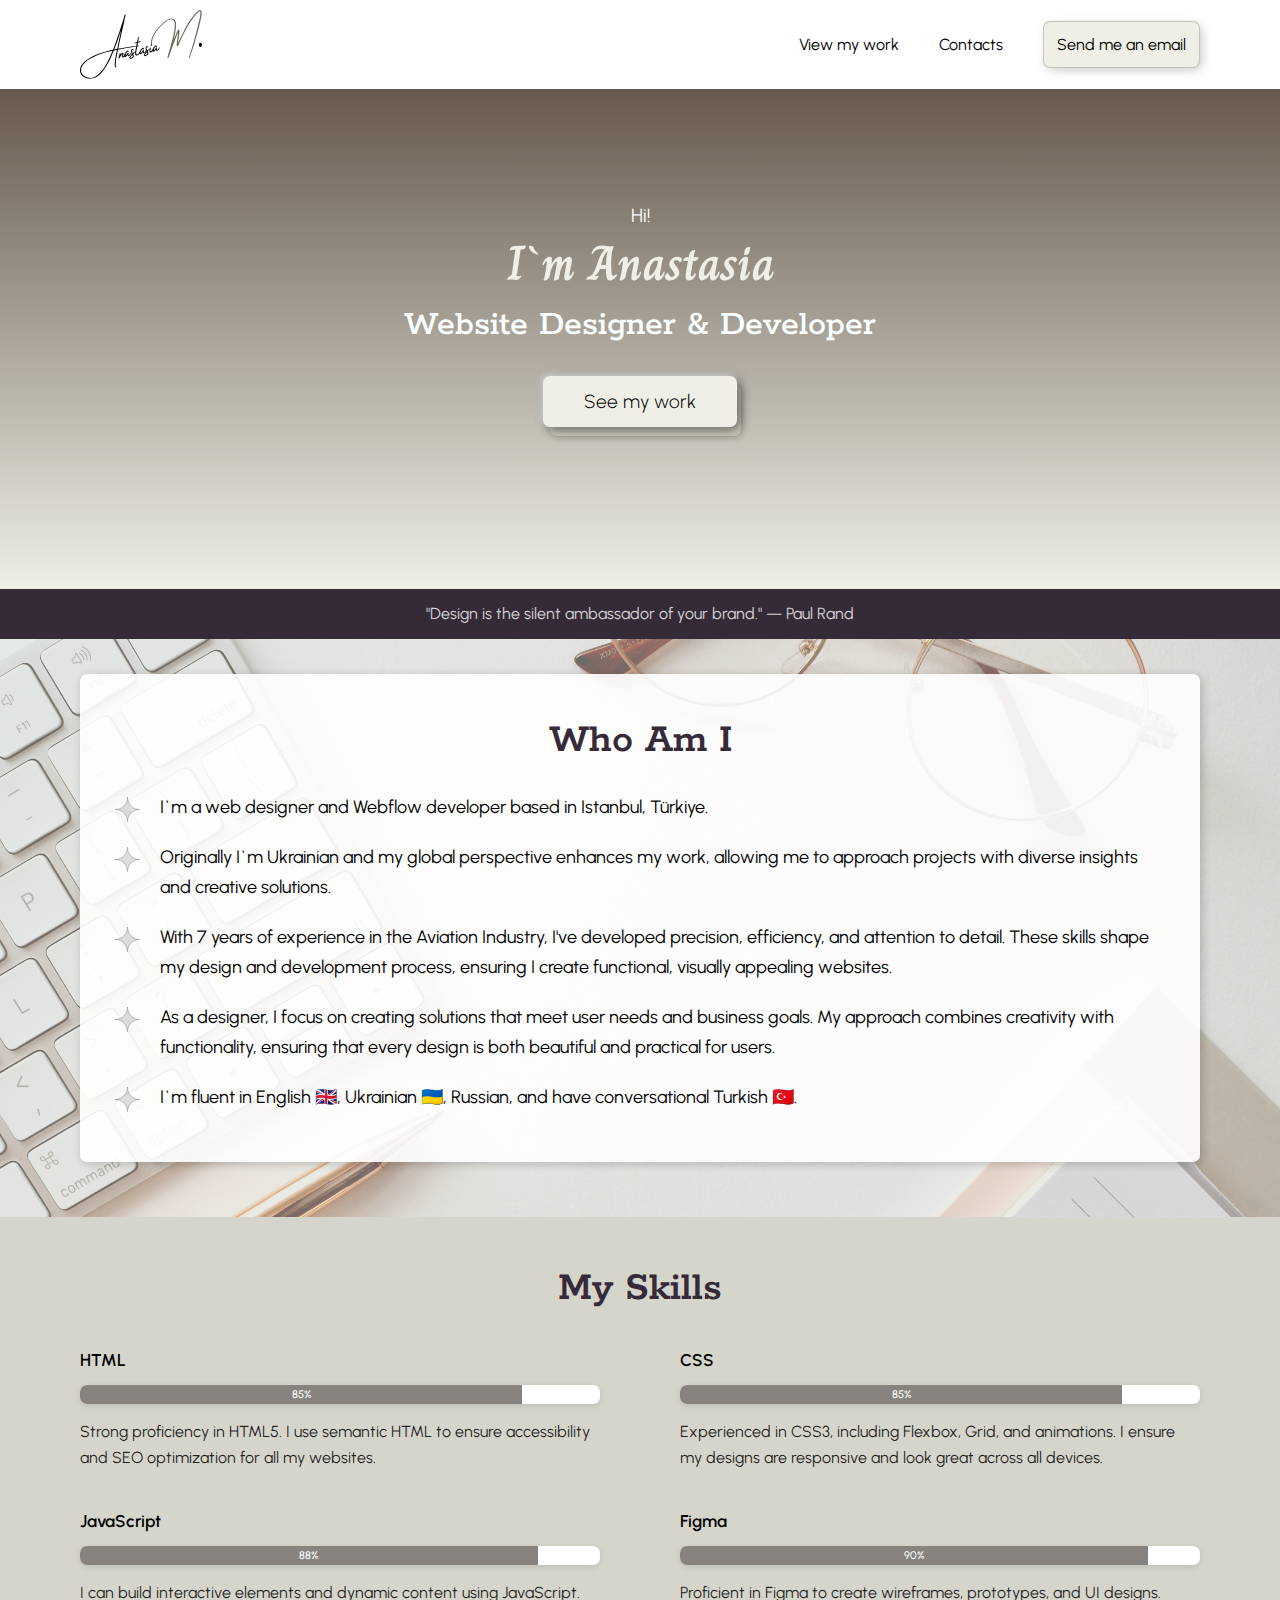
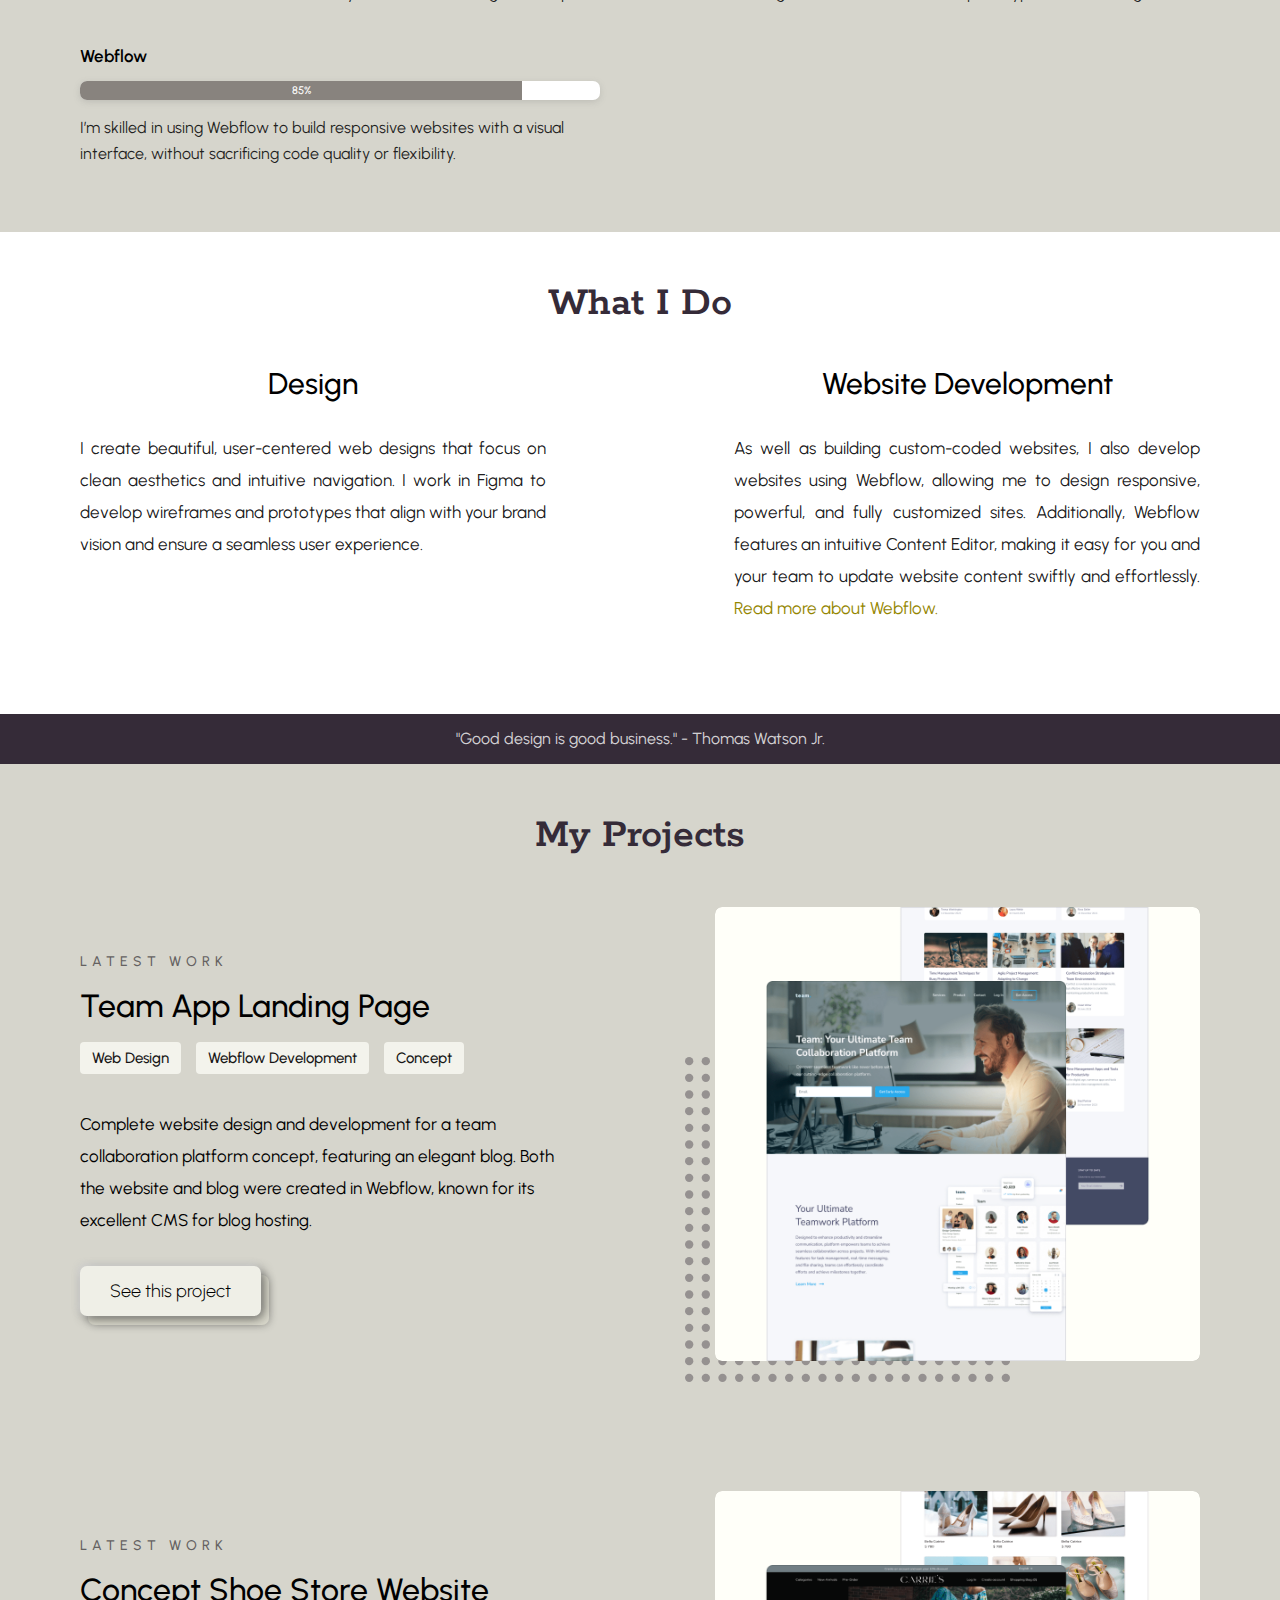
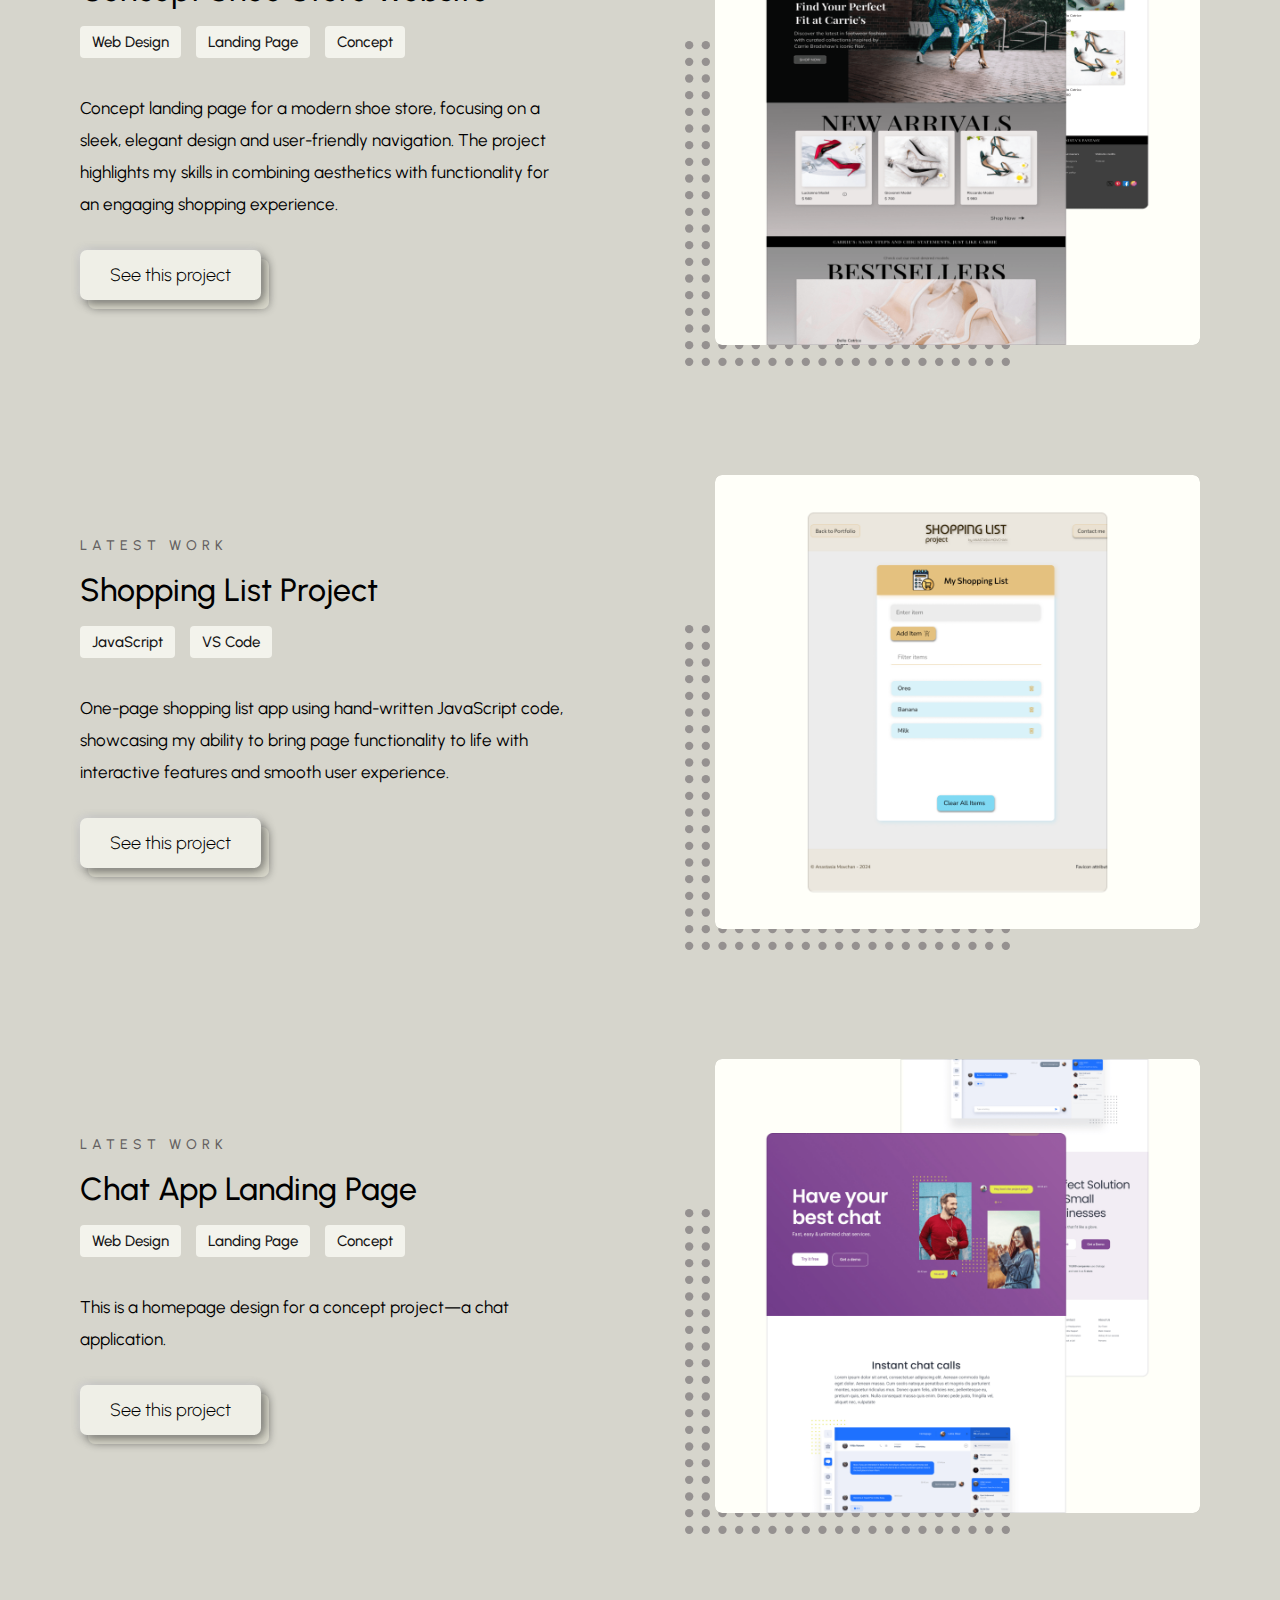
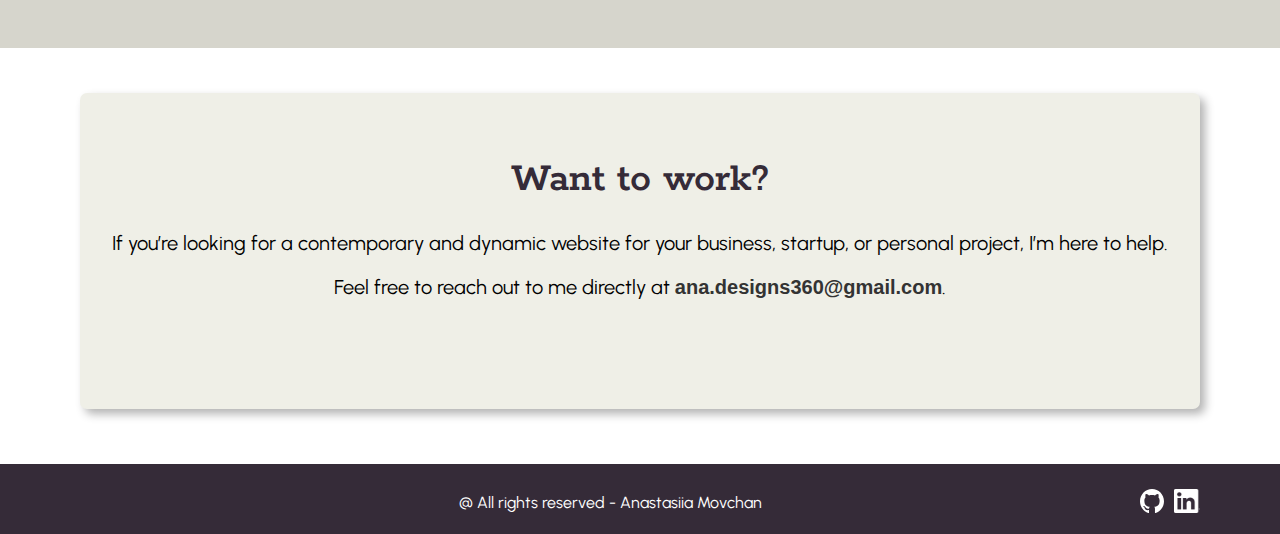
<file: index.html>
<!DOCTYPE html>
<html>
    <head>
        <meta charset="UTF-8">
        <meta name="viewport" content="width=device-width, initial-scale = 1.0">
        <meta name="description" content="Hi! I`m Anastasia and this is my portfolio website with the example of my projects.">
        <meta name="author" content="Anastasiia Movchan">
        <meta http-equiv="X-UA-Compatible" content="IE=edge">

        <title>Portfolio Website - Anastasia M.</title>

        <link rel="stylesheet" href="CSS/style.css">
        <link rel="icon" href="images/Favicon.png"> 

        <meta property="og:title" content="Portfolio Website - Anastasia M.">
        <meta property="og:image" content="https://dl.dropboxusercontent.com/scl/fi/8fqj1tqnxxjgd97nui6lb/Hero-Section-Group.png?rlkey=c9ad1ecckd6y8ycm53kvp9ic9&st=izs6pie9"> 

        <!--Urbanist Font-->
        <link rel="preconnect" href="https://fonts.googleapis.com">
        <link rel="preconnect" href="https://fonts.gstatic.com" crossorigin>
        <link href="https://fonts.googleapis.com/css2?family=Urbanist:ital,wght@0,100..900;1,100..900&display=swap" rel="stylesheet">
        <!--/Urbanist-->

        <!--Rokkit Font-->
        <link rel="preconnect" href="https://fonts.googleapis.com">
        <link rel="preconnect" href="https://fonts.gstatic.com" crossorigin>
        <link href="https://fonts.googleapis.com/css2?family=Rokkitt:ital,wght@0,100..900;1,100..900&display=swap" rel="stylesheet">
        <!--/Rokkit-->

        <!--Charm Font-->
        <link rel="preconnect" href="https://fonts.googleapis.com">
        <link rel="preconnect" href="https://fonts.gstatic.com" crossorigin>
        <link href="https://fonts.googleapis.com/css2?family=Charm:wght@400;700&display=swap" rel="stylesheet">
        <!--/Charm-->

        <!--Noto Color Emoji Font-->
        <link rel="preconnect" href="https://fonts.googleapis.com">
        <link rel="preconnect" href="https://fonts.gstatic.com" crossorigin>
        <link href="https://fonts.googleapis.com/css2?family=Noto+Color+Emoji&display=swap" rel="stylesheet">
        <!--/Noto Color Emoji Font-->

    </head>

    <body>
        <header>
            <div class="container nav">

                <a href="index.html"><img src="images/LOGO.svg" alt="Logo" id="logo" class="logo" ></a>

                <nav>
                    <div class="hamburger-menu">
                        <button class="hamburger-button">
                            <span></span>
                            <span></span>
                            <span></span>
                        </button>
                        
                            <div class="mobile-links">
                                <a href="#my-projects" class="mob-link">View my work</a>
                                <a href="#contacts" class="mob-link">Contacts</a>
                                <button class="mob-email-btn" onclick="openEmail()">Send me an email</button>
                            </div>
                        </div>
                    <div class="menu">
                        <a href="#my-projects" class="nav-link">View my work</a>
                        <a href="#contacts" class="nav-link">Contacts</a>
                        <button class="email-btn" onclick="openEmail()">Send me an email</button>
                    <div>
                </nav>
            </div><!--/container-->
        </header>

        <section class="hero">
            <div class="container">
                <p>Hi!</p>
                <h1>I`m Anastasia</h1>
                <div class="heading-hero">
                    <div class="underline-hero animate"></div>
                    <h3>Website Designer & Developer</h3>
                </div>
                
                <div class="small-1">
                    <div class="underline-small-1 animate"></div>
                    <h3>Website Designer &</h3>
                </div>
                <div class="small-2">
                    <div class="underline-small-2 animate"></div>
                    <h3>Developer</h3>
                </div>

                <div class="button-container">
                    <div class="button-shape"></div>
                    <button id="hero-button">See my work</button>
                </div>
            </div><!--/container-->
        </section><!--/hero-->

        <div class="divider">
            <div class="container"><p class="quote animate">"Design is the silent ambassador of your brand." — Paul Rand</p></div><!--/container-->
        </div>

        <section class="about-me">
            <div class="container">
               
                <div class="about-group">
                    <div class="underline">
                        <div class="underline-dark animate"></div>
                        <h2>Who Am I</h2>
                    </div>
                   
                    <div class="about-point">
                        <p>I`m a web designer and Webflow developer based in Istanbul, Türkiye.</p>
                    </div>
                    <div class="about-point">
                       <p>Originally I`m Ukrainian and my global perspective enhances my work, allowing me to approach projects with diverse insights and creative solutions.</p>
                    </div>
                    <div class="about-point">
                       <p>With 7 years of experience in the Aviation Industry, I've developed precision, efficiency, and attention to detail. These skills shape my design and development process, ensuring I create functional, visually appealing websites.</p>
                    </div>
                    <div class="about-point">
                        <p>As a designer, I focus on creating solutions that meet user needs and business goals. My approach combines creativity with functionality, ensuring that every design is both beautiful and practical for users.</p>
                    </div>
                    <div class="about-point">
                        <p>I`m fluent in English 🇬🇧, Ukrainian 🇺🇦, Russian, and have conversational Turkish 🇹🇷.</p>
                    </div>
                    
                </div><!--/about-group-->
                
            </div><!--/container-->
        </section><!--/about-me-->

        <section class="my-skills dark">
            <div class="container">
                <div class="underline">
                    <div class="underline-light animate"></div>
                    <h2>My Skills</h2>
                </div>

                <div class="skills-container">
                    <div class="skill">
                        <h4>HTML</h4>
                        <div class="skill-line">
                            <div class="progress-bar html animate">85%</div>
                        </div>
                        <p>Strong proficiency in HTML5. I use semantic HTML to ensure accessibility and SEO optimization for all my websites.</p>
                    </div>
                    <div class="skill">
                        <h4>CSS</h4>
                        <div class="skill-line">
                            <div class="progress-bar css animate">85%</div>
                        </div>
                        <p>Experienced in CSS3, including Flexbox, Grid, and animations. I ensure my designs are responsive and look great across all devices.</p>
                    </div>
                    <div class="skill">
                        <h4>JavaScript</h4>
                        <div class="skill-line">
                            <div class="progress-bar javascript animate">88%</div>
                        </div>
                        <p>I can build interactive elements and dynamic content using JavaScript.</p>
                    </div>
                    <div class="skill">
                        <h4>Figma</h4>
                        <div class="skill-line">
                            <div class="progress-bar figma animate">90%</div>
                        </div>
                        <p>Proficient in Figma to create wireframes, prototypes, and UI designs.</p>
                    </div>
                    <div class="skill">
                        <h4>Webflow</h4>
                        <div class="skill-line">
                            <div class="progress-bar webflow animate">85%</div>
                        </div>
                        <p>I’m skilled in using Webflow to build responsive websites with a visual interface, without sacrificing code quality or flexibility.</p>
                    </div>
                </div>
            </div><!--/container-->
        </section><!--/my-skills-->

        <section class="what-i-do">
            <div class="container">
                <div class="underline">
                    <div class="underline-dark animate"></div>
                    <h2>What I Do</h2>
                </div>

                <div class="do-group">
                    <div class="col">
                        <h3>Design</h3>
                        <p>I create beautiful, user-centered web designs that focus on clean aesthetics and intuitive navigation. I work in Figma to develop wireframes and prototypes that align with your brand vision and ensure a seamless user experience.</p>
                    </div>
                    <div class="col">
                        <h3>Website Development</h3>
                        <p>As well as building custom-coded websites, I also develop websites using Webflow, allowing me to design responsive, powerful, and fully customized sites. Additionally, Webflow features an intuitive Content Editor, making it easy for you and your team to update website content swiftly and effortlessly. <a href="https://webflow.com/platform" target="_blank" rel="noreferrer noopener">Read more about Webflow.</a></p>
                    </div>
                </div>
            </div><!--/container-->
        </section><!--/what-i-do-->

        <div class="divider">
            <div class="container"><p class="quote animate">"Good design is good business." - Thomas Watson Jr.</p></div><!--/container-->
        </div>

        <section class="my-projects dark" id="my-projects">
            <div class="container">
                <div class="underline">
                    <div class="underline-light animate"></div>
                    <h2>My Projects</h2>
                </div>

                <div class="project">
                    <div class="left-col">
                        <p class="latest-work">LATEST WORK</p>
                        <h4>Team App Landing Page</h4>
                        <div class="tags">
                            <p class="tag">Web Design</p>
                            <p class="tag">Webflow Development</p>
                            <p class="tag">Concept</p>
                        </div>
                        <p class="explanation">Complete website design and development for a team collaboration platform concept, featuring an elegant blog. Both the website and blog were created in Webflow, known for its excellent CMS for blog hosting.</p>
                        <div class="button-container-project">
                            <div class="button-shape-project"></div>
                            <button id="team-project-button">See this project</button>
                        </div>
                    </div>
                    <div class="right-col">
                        <img src="images/Circles.svg" alt="Circles" class="circles">
                        <div class="zoom"><a href="teamproject.html" target="_blank" rel="noreferrer noopener"><img src="images/Team-min.png" alt="Team project photo" class="main"></a></div>

                    </div>
                </div>

                <div class="project">
                    <div class="left-col">
                        <p class="latest-work">LATEST WORK</p>
                        <h4>Concept Shoe Store Website</h4>
                        <div class="tags">
                            <p class="tag">Web Design</p>
                            <p class="tag">Landing Page</p>
                            <p class="tag">Concept</p>
                        </div>
                        <p class="explanation">Concept landing page for a modern shoe store, focusing on a sleek, elegant design and user-friendly navigation. The project highlights my skills in combining aesthetics with functionality for an engaging shopping experience.</p>
                        <div class="button-container-project">
                            <div class="button-shape-project"></div>
                            <button id="shoe-store-button">See this project</button>
                        </div>
                    </div>
                    <div class="right-col">
                        <img src="images/Circles.svg" alt="Circles" class="circles">
                        <div class="zoom"><a href="shoestore.html" target="_blank" rel="noreferrer noopener"><img src="images/shoes-min.png" alt="Shoes Store project photo" class="main"></a></div>

                    </div>
                </div>

                <div class="project">
                    <div class="left-col">
                        <p class="latest-work">LATEST WORK</p>
                        <h4>Shopping List Project</h4>
                        <div class="tags">
                            <p class="tag">JavaScript</p>
                            <p class="tag">VS Code</p>
                        </div>
                        <p class="explanation">One-page shopping list app using hand-written JavaScript code, showcasing my ability to bring page functionality to life with interactive features and smooth user experience.</p>
                        <div class="button-container-project">
                            <div class="button-shape-project"></div>
                            <button id="shopping-list-button">See this project</button>
                        </div>
                    </div>
                    <div class="right-col">
                        <img src="images/Circles.svg" alt="Circles" class="circles">
                        <div class="zoom"><a href="shoppinglist.html" target="_blank" rel="noreferrer noopener"><img src="images/shopping-list-min.png" alt="Shopping List project photo" class="main"></a></div>

                    </div>
                </div>

                <div class="project">
                    <div class="left-col">
                        <p class="latest-work">LATEST WORK</p>
                        <h4>Chat App Landing Page</h4>
                        <div class="tags">
                            <p class="tag">Web Design</p>
                            <p class="tag">Landing Page</p>
                            <p class="tag">Concept</p>
                        </div>
                        <p class="explanation">This is a homepage design for a concept project—a chat application. </p>
                        <div class="button-container-project">
                            <div class="button-shape-project"></div>
                            <button id="chat-app-button">See this project</button>
                        </div>
                    </div>
                    <div class="right-col">
                        <img src="images/Circles.svg" alt="Circles" class="circles">
                        <div class="zoom"><a href="chatapp.html" target="_blank" rel="noreferrer noopener"><img src="images/chat-app-min.png" alt="Chat app project photo" class="main"></a></div>

                    </div>
                </div>
                
            </div><!--/container-->
        </section><!--/my-projects-->

        <section class="want-to-work" id="contacts">
            <div class="container last-container">
                <div class="last">
                        <div class="underline">
                            <div class="underline-dark animate"></div>
                            <h2>Want to work?</h2>
                        </div>
    
                        <p>If you’re looking for a contemporary and dynamic website for your business, startup, or personal project, I’m here to help. Feel free to reach out to me directly at <button class="email" onclick="openEmail()">ana.designs360@gmail.com</button>.</p>
                </div>
                
            </div><!--/container-->
        </section><!--/want-to-work-->

        <div class="round-btn">
            <button id="round-btn"><img src="images/arrow-btn.svg" alt="arrow" class="arrow"></button>
        </div>


        <footer>
            <div class="container">
                <div class="footer-flex">
                    <p>@ All rights reserved - Anastasiia Movchan</p>
                    
                    <div class="logos">
                        <a href="https://github.com/anastasiagungor" target="_blank" rel="noreferrer noopener" class="social-logo"><img src="images/github.svg" alt="Github logo"></a>
                        <a href="https://www.linkedin.com/in/anastasiia-movchan-a21a78235/" target="_blank" rel="noreferrer noopener" class="social-logo" ><img src="images/linkedin.svg" alt="LinkedIn Logo"></a>
                    </div>
                    
                </div>
            </div><!--/container-->
        </footer>
        


        <script defer src="JS/script.js"></script>        
    </body>
</html>
</file>
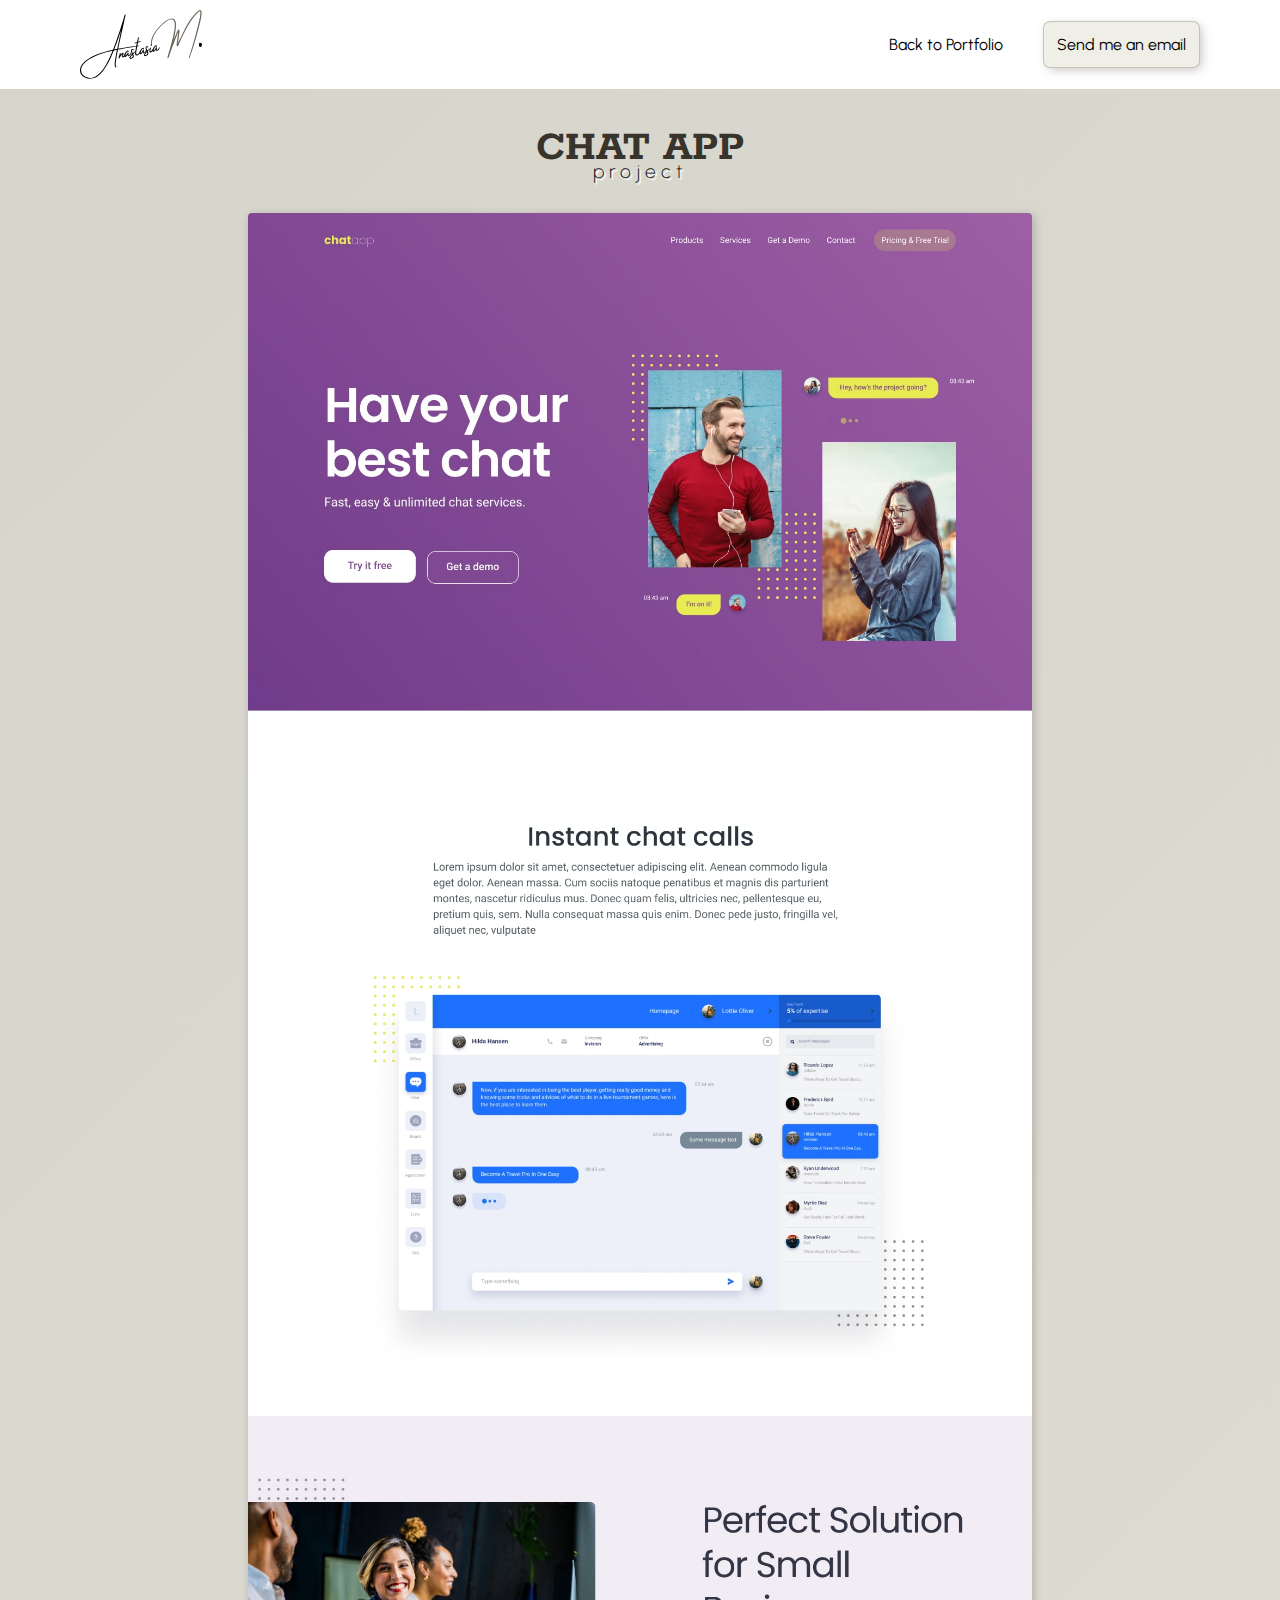
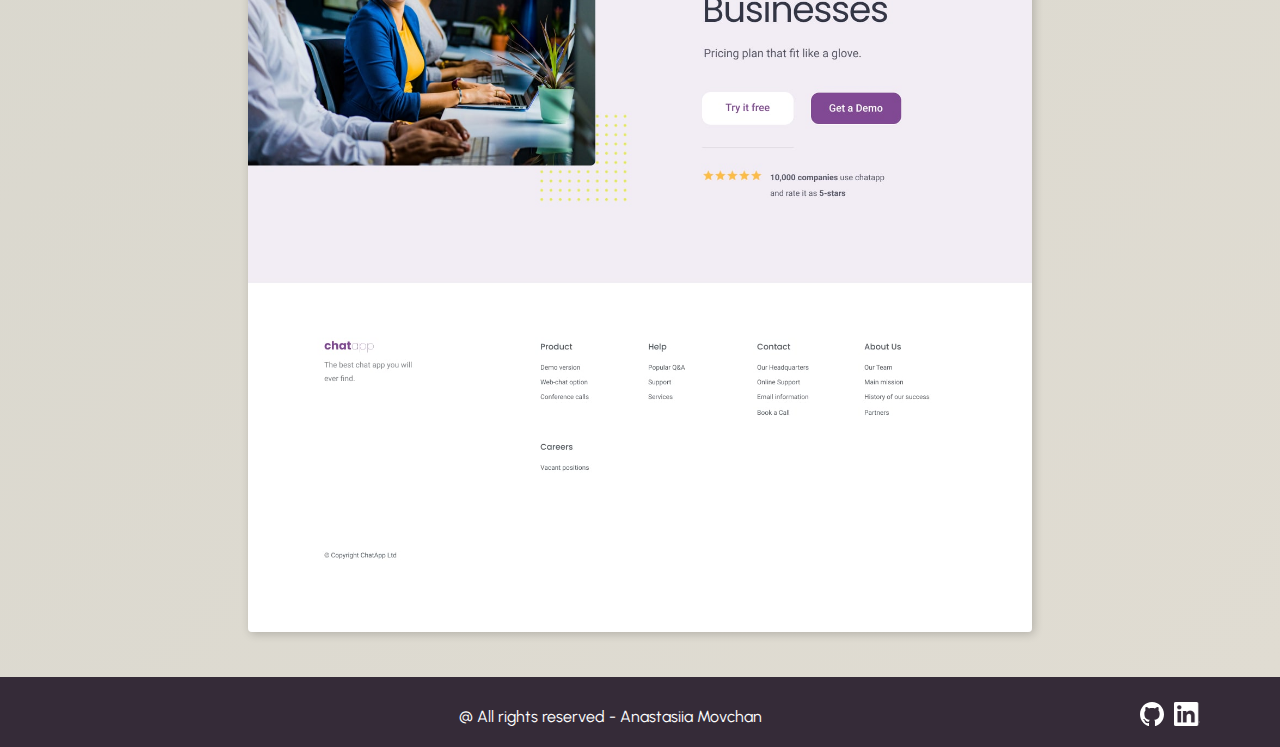
<file: chatapp.html>
<!DOCTYPE html>
<html>
    <head>
        <meta charset="UTF-8">
        <meta name="viewport" content="width=device-width, initial-scale = 1.0">
        <meta name="description" content="Hi! I`m Anastasia and this is my portfolio website with the example of my projects.">
        <meta name="author" content="Anastasiia Movchan">
        <meta http-equiv="X-UA-Compatible" content="IE=edge">

        <title>Portfolio Website - Anastasia M.</title>

        <link rel="stylesheet" href="CSS/chatapp.css">
        <link rel="stylesheet" href="CSS/projects basic css.css">
        <link rel="icon" href="images/Favicon.png"> 

        <meta property="og:title" content="Portfolio Website - Anastasia M.">
        <meta property="og:image" content="https://dl.dropboxusercontent.com/scl/fi/8fqj1tqnxxjgd97nui6lb/Hero-Section-Group.png?rlkey=c9ad1ecckd6y8ycm53kvp9ic9&st=izs6pie9"> 

        <!--Urbanist Font-->
        <link rel="preconnect" href="https://fonts.googleapis.com">
        <link rel="preconnect" href="https://fonts.gstatic.com" crossorigin>
        <link href="https://fonts.googleapis.com/css2?family=Urbanist:ital,wght@0,100..900;1,100..900&display=swap" rel="stylesheet">
        <!--/Urbanist-->

        <!--Rokkit Font-->
        <link rel="preconnect" href="https://fonts.googleapis.com">
        <link rel="preconnect" href="https://fonts.gstatic.com" crossorigin>
        <link href="https://fonts.googleapis.com/css2?family=Rokkitt:ital,wght@0,100..900;1,100..900&display=swap" rel="stylesheet">
        <!--/Rokkit-->

        <!--Charm Font-->
        <link rel="preconnect" href="https://fonts.googleapis.com">
        <link rel="preconnect" href="https://fonts.gstatic.com" crossorigin>
        <link href="https://fonts.googleapis.com/css2?family=Charm:wght@400;700&display=swap" rel="stylesheet">
        <!--/Charm-->

        <!--Noto Color Emoji Font-->
        <link rel="preconnect" href="https://fonts.googleapis.com">
        <link rel="preconnect" href="https://fonts.gstatic.com" crossorigin>
        <link href="https://fonts.googleapis.com/css2?family=Noto+Color+Emoji&display=swap" rel="stylesheet">
        <!--/Noto Color Emoji Font-->

    </head>

    <body>
        <header>
            <div class="container nav">

                <a href="index.html"><img src="images/LOGO.svg" alt="Logo" id="logo" class="logo" ></a>

                <nav>
                    <div class="hamburger-menu">
                        <button class="hamburger-button">
                            <span></span>
                            <span></span>
                            <span></span>
                        </button>
                        
                            <div class="mobile-links">
                                <a href="index.html" class="mob-link">Back to Portfolio</a>
                                <button class="mob-email-btn" onclick="openEmail()">Send me an email</button>
                            </div>
                        </div>
                    <div class="menu">
                        <a href="index.html" class="nav-link">Back to Portfolio</a>
                        <button class="email-btn" onclick="openEmail()">Send me an email</button>
                    <div>
                </nav>
            </div><!--/container-->
        </header>

        <main class="dark">
            <div class="container">

                <h1>CHAT APP</h1>
                <p class="mono">project</p>
               
                <div class="chat-image">
                    <img src="images/Chat App/Your Design-min.jpg" alt="Design photo" class="design">
                </div>

                
        </main>

        

        <div class="round-btn">
            <button id="round-btn"><img src="images/arrow-btn.svg" alt="arrow"></button>
        </div>


        <footer>
            <div class="container">
                <div class="footer-flex">
                    <!-- <a href=""><img src="images/LOGO-white.svg"></a> -->
                    <p>@ All rights reserved - Anastasiia Movchan</p>
                    <div class="logos">
                        <a href="https://github.com/anastasiagungor" target="_blank" rel="noreferrer noopener" class="social-logo"><img src="images/github.svg" alt="Github logo"></a>
                        <a href="https://www.linkedin.com/in/anastasiia-movchan-a21a78235/" target="_blank" rel="noreferrer noopener" class="social-logo"><img src="images/linkedin.svg" alt="LinkedIn Logo"></a>
                    </div>
                </div>
            </div><!--/container-->
        </footer>
        


        <script defer src="JS/script.js"></script>        
    </body>
</html>
</file>
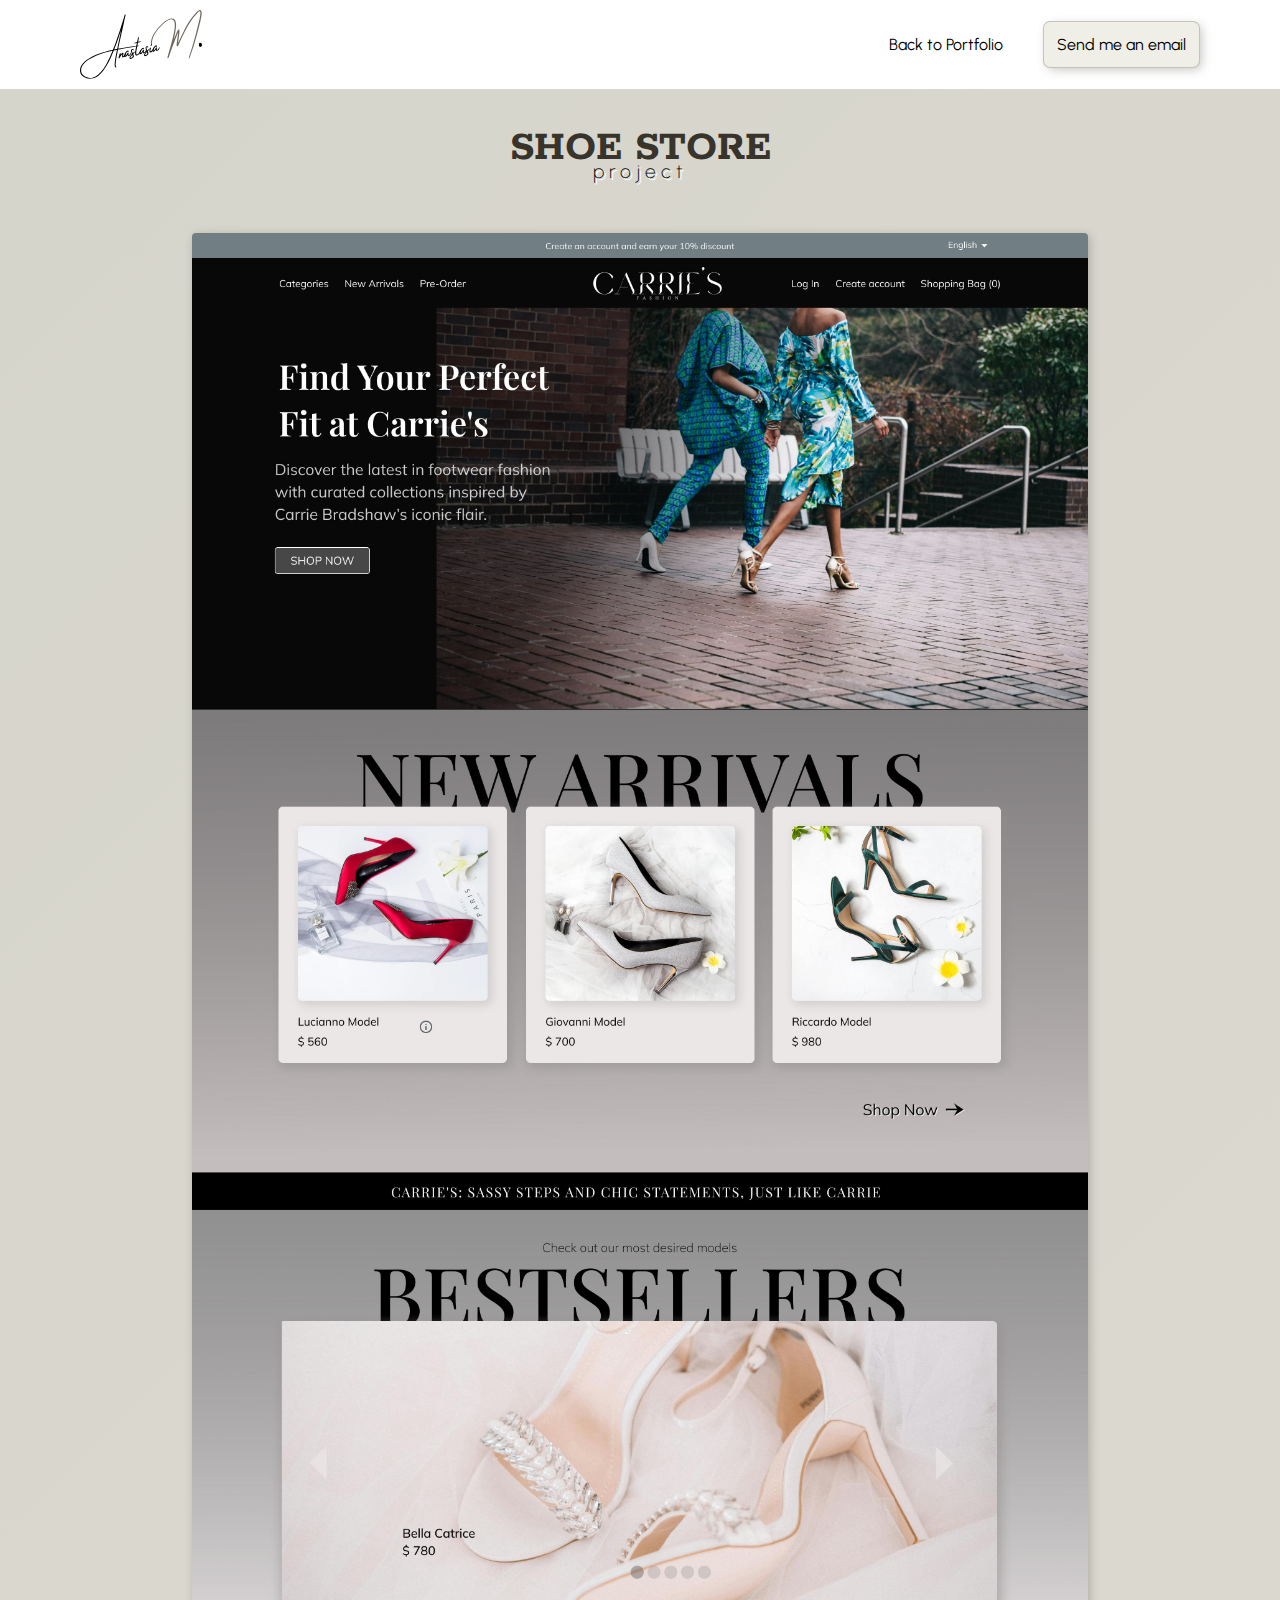
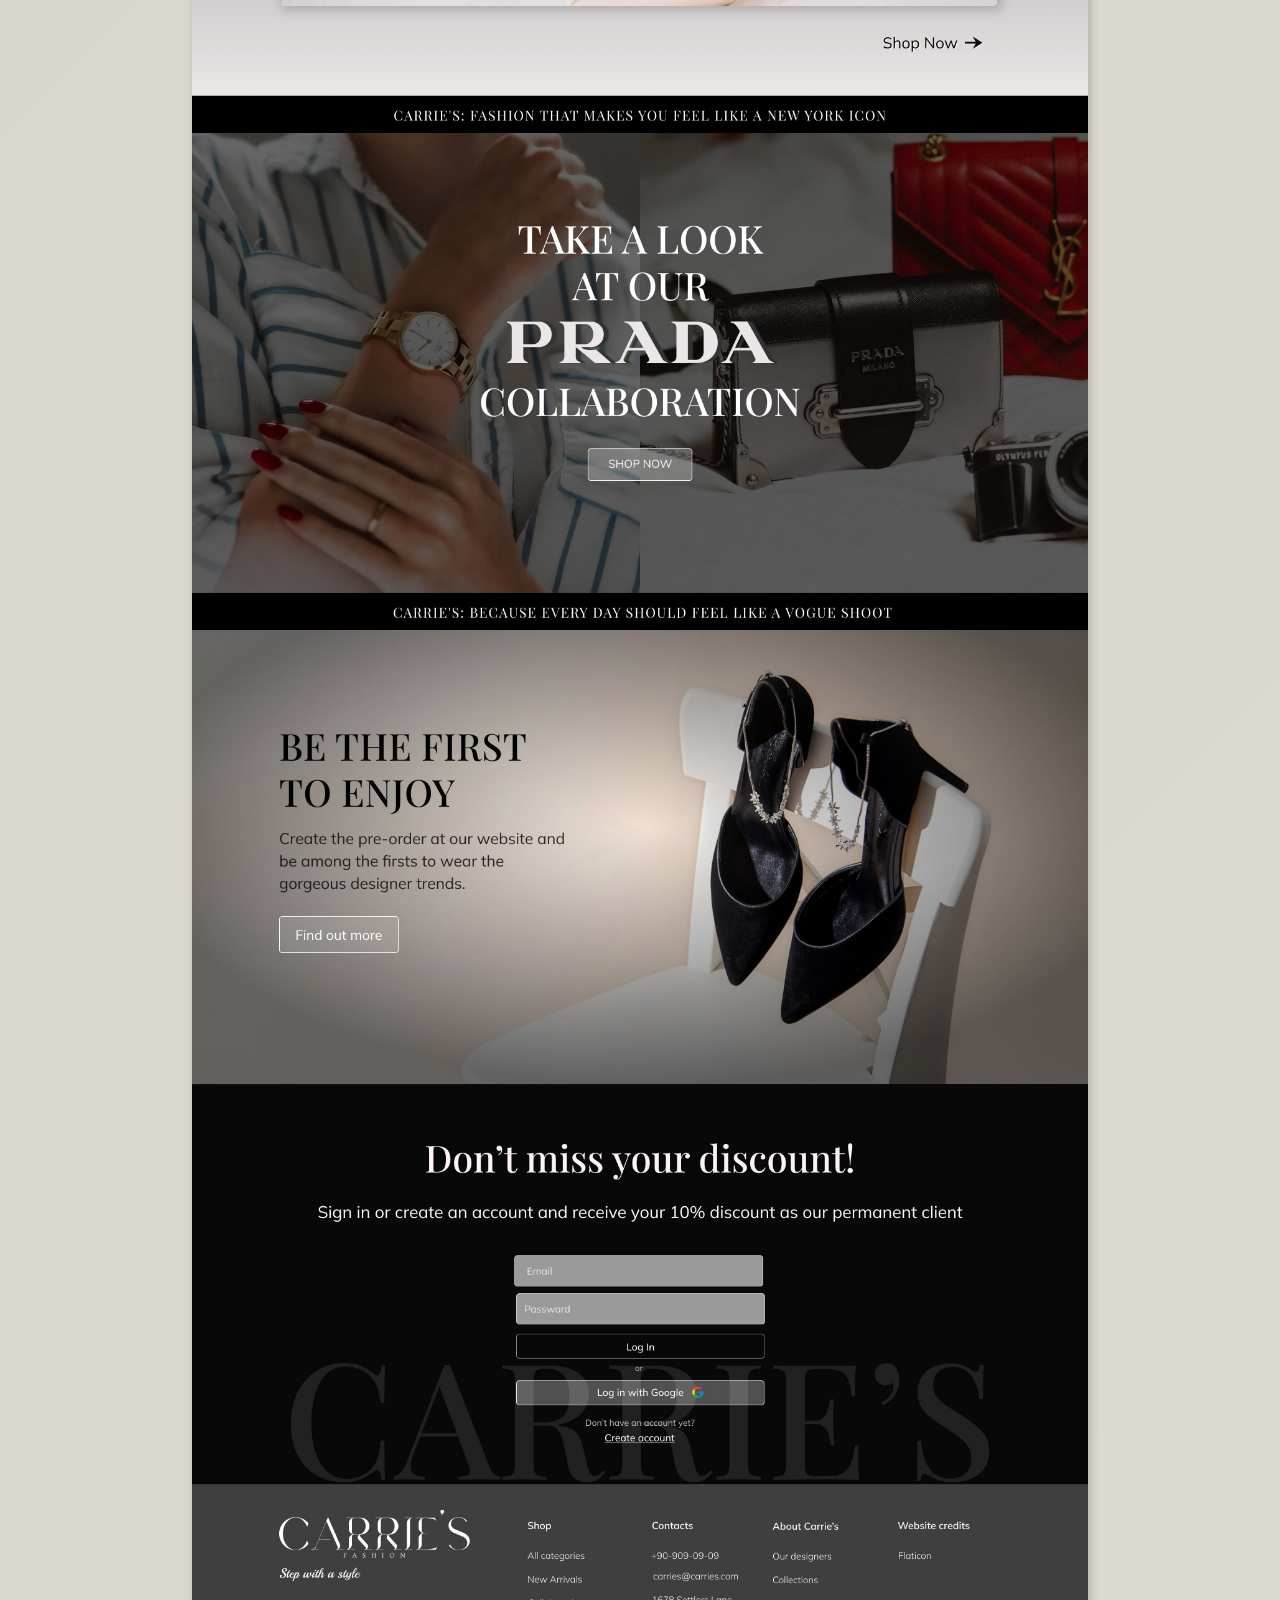
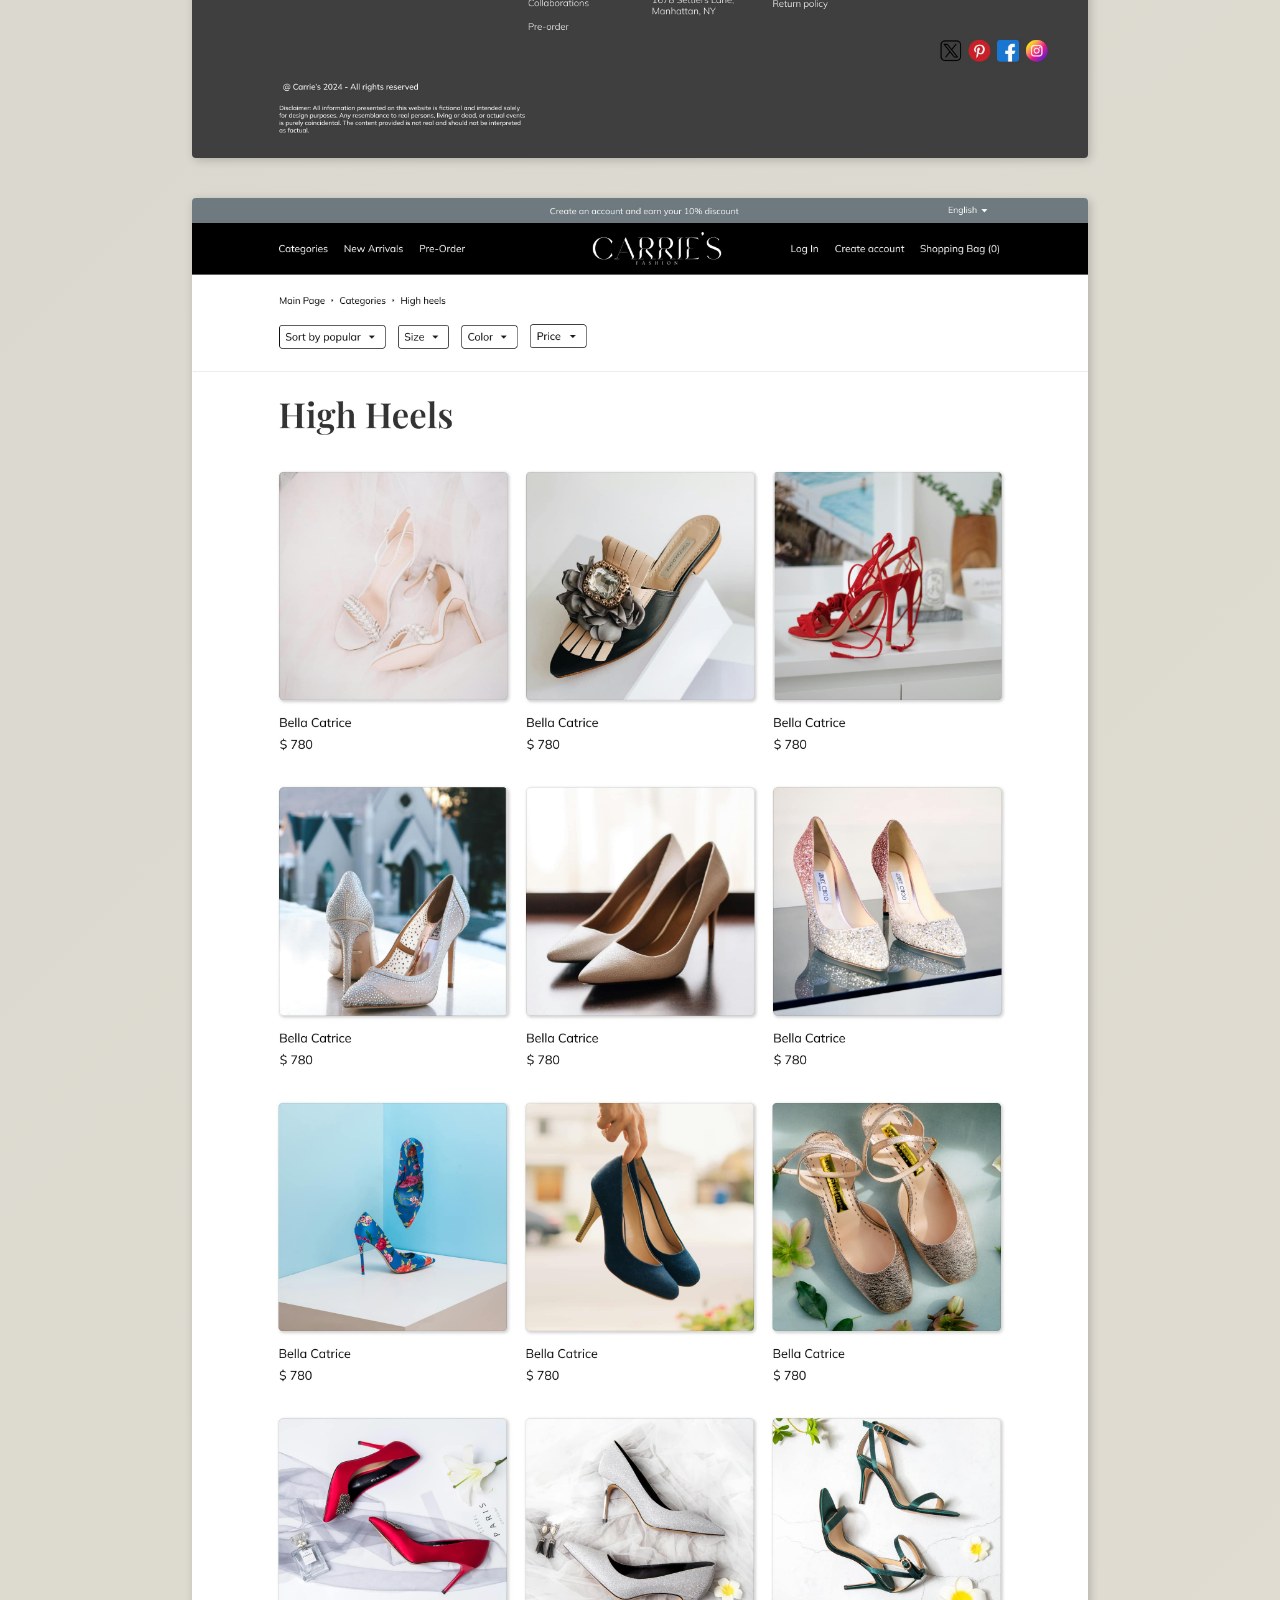
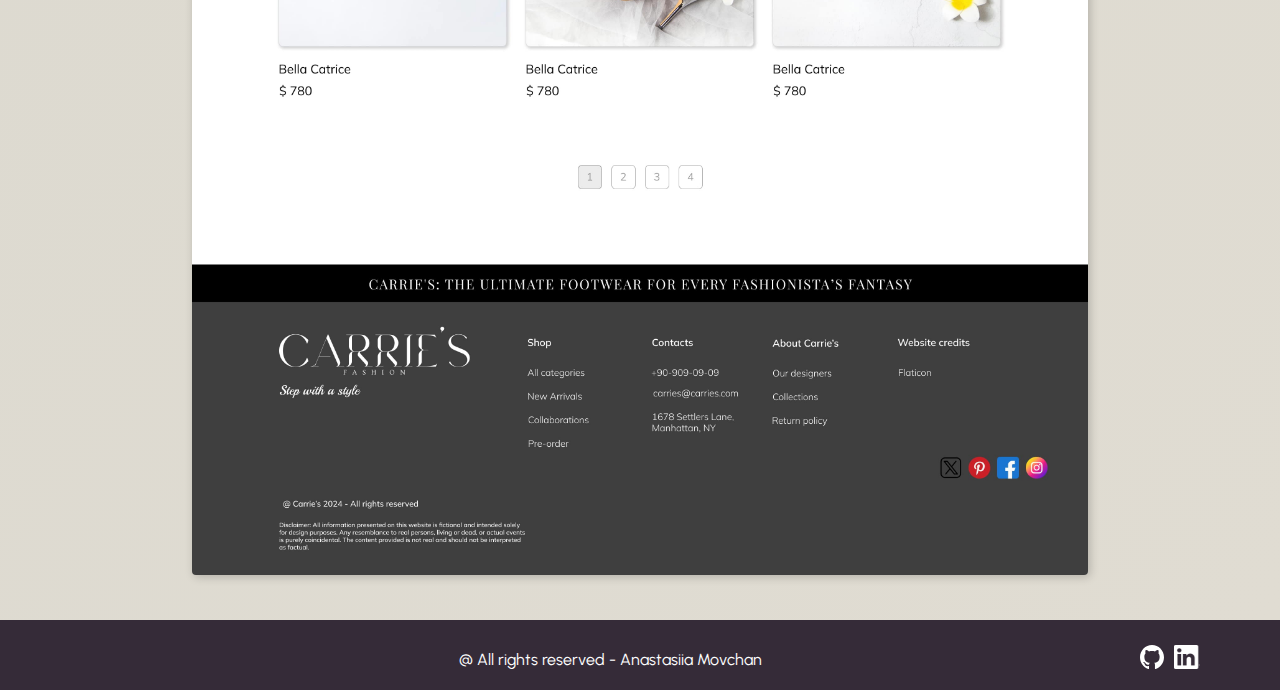
<file: shoestore.html>
<!DOCTYPE html>
<html>
    <head>
        <meta charset="UTF-8">
        <meta name="viewport" content="width=device-width, initial-scale = 1.0">
        <meta name="description" content="Hi! I`m Anastasia and this is my portfolio website with the example of my projects.">
        <meta name="author" content="Anastasiia Movchan">
        <meta http-equiv="X-UA-Compatible" content="IE=edge">

        <title>Portfolio Website - Anastasia M.</title>

        <link rel="stylesheet" href="CSS/shoestore.css">
        <link rel="stylesheet" href="CSS/projects basic css.css">
        <link rel="icon" href="images/Favicon.png"> 

        <meta property="og:title" content="Portfolio Website - Anastasia M.">
        <meta property="og:image" content="https://dl.dropboxusercontent.com/scl/fi/8fqj1tqnxxjgd97nui6lb/Hero-Section-Group.png?rlkey=c9ad1ecckd6y8ycm53kvp9ic9&st=izs6pie9"> 

        <!--Urbanist Font-->
        <link rel="preconnect" href="https://fonts.googleapis.com">
        <link rel="preconnect" href="https://fonts.gstatic.com" crossorigin>
        <link href="https://fonts.googleapis.com/css2?family=Urbanist:ital,wght@0,100..900;1,100..900&display=swap" rel="stylesheet">
        <!--/Urbanist-->

        <!--Rokkit Font-->
        <link rel="preconnect" href="https://fonts.googleapis.com">
        <link rel="preconnect" href="https://fonts.gstatic.com" crossorigin>
        <link href="https://fonts.googleapis.com/css2?family=Rokkitt:ital,wght@0,100..900;1,100..900&display=swap" rel="stylesheet">
        <!--/Rokkit-->

        <!--Charm Font-->
        <link rel="preconnect" href="https://fonts.googleapis.com">
        <link rel="preconnect" href="https://fonts.gstatic.com" crossorigin>
        <link href="https://fonts.googleapis.com/css2?family=Charm:wght@400;700&display=swap" rel="stylesheet">
        <!--/Charm-->

        <!--Noto Color Emoji Font-->
        <link rel="preconnect" href="https://fonts.googleapis.com">
        <link rel="preconnect" href="https://fonts.gstatic.com" crossorigin>
        <link href="https://fonts.googleapis.com/css2?family=Noto+Color+Emoji&display=swap" rel="stylesheet">
        <!--/Noto Color Emoji Font-->

    </head>

    <body>
        <header>
            <div class="container nav">

                <a href="index.html"><img src="images/LOGO.svg" alt="Logo" id="logo" class="logo" ></a>

                <nav>
                    <div class="hamburger-menu">
                        <button class="hamburger-button">
                            <span></span>
                            <span></span>
                            <span></span>
                        </button>
                        
                            <div class="mobile-links">
                                <a href="index.html" class="mob-link">Back to Portfolio</a>
                                <button class="mob-email-btn" onclick="openEmail()">Send me an email</button>
                            </div>
                        </div>
                    <div class="menu">
                        <a href="index.html" class="nav-link">Back to Portfolio</a>
                        <button class="email-btn" onclick="openEmail()">Send me an email</button>
                    <div>
                </nav>
            </div><!--/container-->
        </header>
        
        <main class="dark">
            <div class="container">

                <h1>SHOE STORE</h1>
                <p class="mono">project</p>
               
                <div class="shoe-image">
                    <img src="images/Shoe Store/Shoe store website-min.jpg" alt="Design photo" class="design">
                    <img src="images/Shoe Store/Shoe Store Other-min.jpg" alt="Design photo 2" class="design">
                </div>

                
        </main>
        

        <div class="round-btn">
            <button id="round-btn"><img src="images/arrow-btn.svg" alt="arrow"></button>
        </div>


        <footer>
            <div class="container">
                <div class="footer-flex">
                    <!-- <a href=""><img src="images/LOGO-white.svg"></a> -->
                    <p>@ All rights reserved - Anastasiia Movchan</p>
                    <div class="logos">
                        <a href="https://github.com/anastasiagungor" target="_blank" rel="noreferrer noopener" class="social-logo"><img src="images/github.svg" alt="Github logo"></a>
                        <a href="https://www.linkedin.com/in/anastasiia-movchan-a21a78235/" target="_blank" rel="noreferrer noopener" class="social-logo"><img src="images/linkedin.svg" alt="LinkedIn Logo"></a>
                    </div>
                </div>
            </div><!--/container-->
        </footer>
        


        <script defer src="JS/script.js"></script>        
    </body>
</html>
</file>
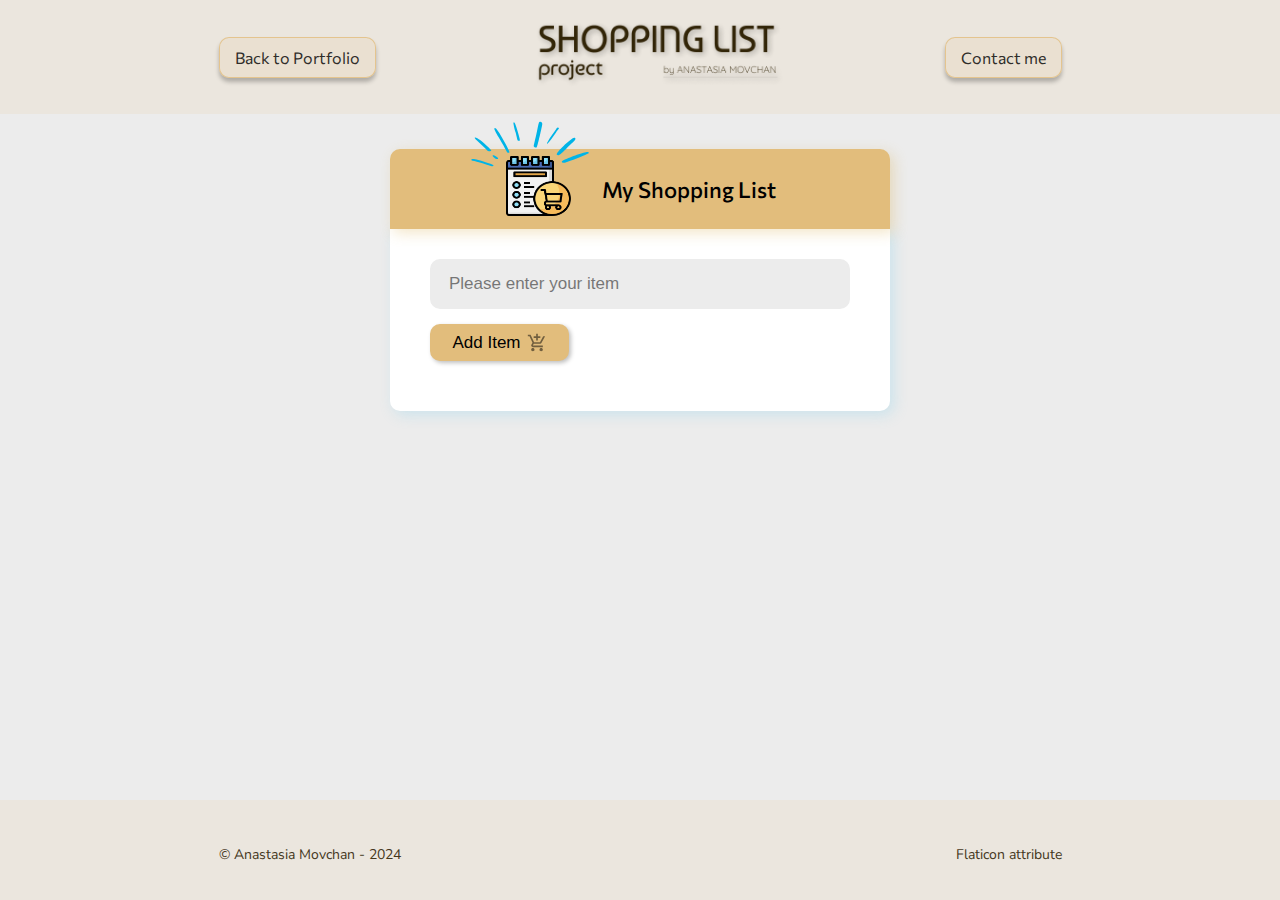
<file: shoppinglist.html>
<!DOCTYPE html>
<html>
    <head>
        <meta charset="UTF-8">
        <meta name="viewport" content="width=device-width, initial-scale = 1.0">
        <meta name="description" content="Hi! I`m Anastasia and this is my portfolio website with the example of my projects.">
        <meta name="author" content="Anastasiia Movchan">
        <meta http-equiv="X-UA-Compatible" content="IE=edge">

        <title>Portfolio Website - Anastasia M.</title>

        <link rel="stylesheet" href="CSS/shoppinglist.css">

        <link rel="icon" href="images/Favicon.png"> 
        <meta property="og:title" content="Portfolio Website - Anastasia M.">
        <meta property="og:image" content="https://dl.dropboxusercontent.com/scl/fi/8fqj1tqnxxjgd97nui6lb/Hero-Section-Group.png?rlkey=c9ad1ecckd6y8ycm53kvp9ic9&st=izs6pie9">

        <!--Commissioner Font-->
        <link rel="preconnect" href="https://fonts.googleapis.com">
        <link rel="preconnect" href="https://fonts.gstatic.com" crossorigin>
        <link href="https://fonts.googleapis.com/css2?family=Commissioner:wght@100..900&family=Faculty+Glyphic&family=Leckerli+One&display=swap" rel="stylesheet">
        <!--/-->
        <!--Nunito Sans Font-->
        <link rel="preconnect" href="https://fonts.googleapis.com">
        <link rel="preconnect" href="https://fonts.gstatic.com" crossorigin>
        <link href="https://fonts.googleapis.com/css2?family=Commissioner:wght@100..900&family=Faculty+Glyphic&family=Leckerli+One&family=Nunito+Sans:ital,opsz,wght@0,6..12,200..1000;1,6..12,200..1000&family=Nunito:ital,wght@0,200..1000;1,200..1000&display=swap" rel="stylesheet">
        <!--/-->

        <meta property="og:title" content="Shopping List Project" />
        <meta property="og:description" content="Try out this Shopping List!"/>
        <!-- <meta property="og:image" content="https://github.com/anastasiagungor/myProject/blob/ana/image.jpg"/> -->
    
    
    </head>
    

    <body>
        
        <nav class="nav-menu">
            <div class="container">
                <div class="menu">
                    <a href="index.html" class="nav-link">Back to Portfolio</a>
                    <a href="shoppinglist.html" class="middle"><img src="images/Shopping List/LOGO.png" alt="Shopping List Project name" class="logo-img"/></a>
                    <a href="index.html" class="nav-link">Contact me</a>
                </div>
            </div>
        </nav>
    
        
            <div class="container">
                <div class="logo-name">
                    <div class="wrapper">
                        <img src="images/Shopping List/wishlist.png" alt="wishlist logo" class="flaticon">
                        <img src="images/Shopping List/Fireworks Half.svg" id="firework" alt="firework svg"/>
                    </div>
                    <h2>My Shopping List</h2>
                </div>
    
            <div class="square">
                <form id="form">
                    <input type="text" name="item-input" placeholder="Please enter your item" class="item-input">
                    <button type="submit" class="add-button" title="submit-button">
                        Add Item
                        <img src="images/Shopping List/add.svg" alt="add button icon" class="s-icon">
                    </button>
    
                    <div class="filter">
                        <input type="text" placeholder="Filter items" class="filter-input" name="filter-input">
                    </div>
                </form>
        
                <ul class="list">
                    <!-- <li>Oreo
                        <button class="delete" title="delete-button">
                            <img src="Vector.svg" alt="delete icon">
                        </button>
                    </li>
                    <li>Banana
                        <button class="delete" title="delete-button">
                            <img src="Vector.svg" alt="delete icon">
                        </button>
                    </li>
                    <li>Milk
                        <button class="delete" title="delete-button">
                            <img src="Vector.svg" alt="delete icon">
                        </button>
                    </li> -->
                    
                </ul>
    
                <div class="clear">
                    <button id="clear" title="clear-button">Clear All Items</button>
                </div>
    
            </div>
    
            
        </div>
            
    
        <footer>
            <div class="container">
                <div class="footer-div">
                    <p>© Anastasia Movchan - 2024</p>
                    <a href="https://www.flaticon.com/free-icon/wishlist_6265944?term=shopping+list&page=1&position=10&origin=tag&related_id=6265944" title="shopping list icons" target="_blank" rel="noreferrer noopener">Flaticon attribute</a>
                </div>
            </div>
        </footer>
    
        <script src="JS/shopping-list.js"></script>
    </body>
</html>
</file>
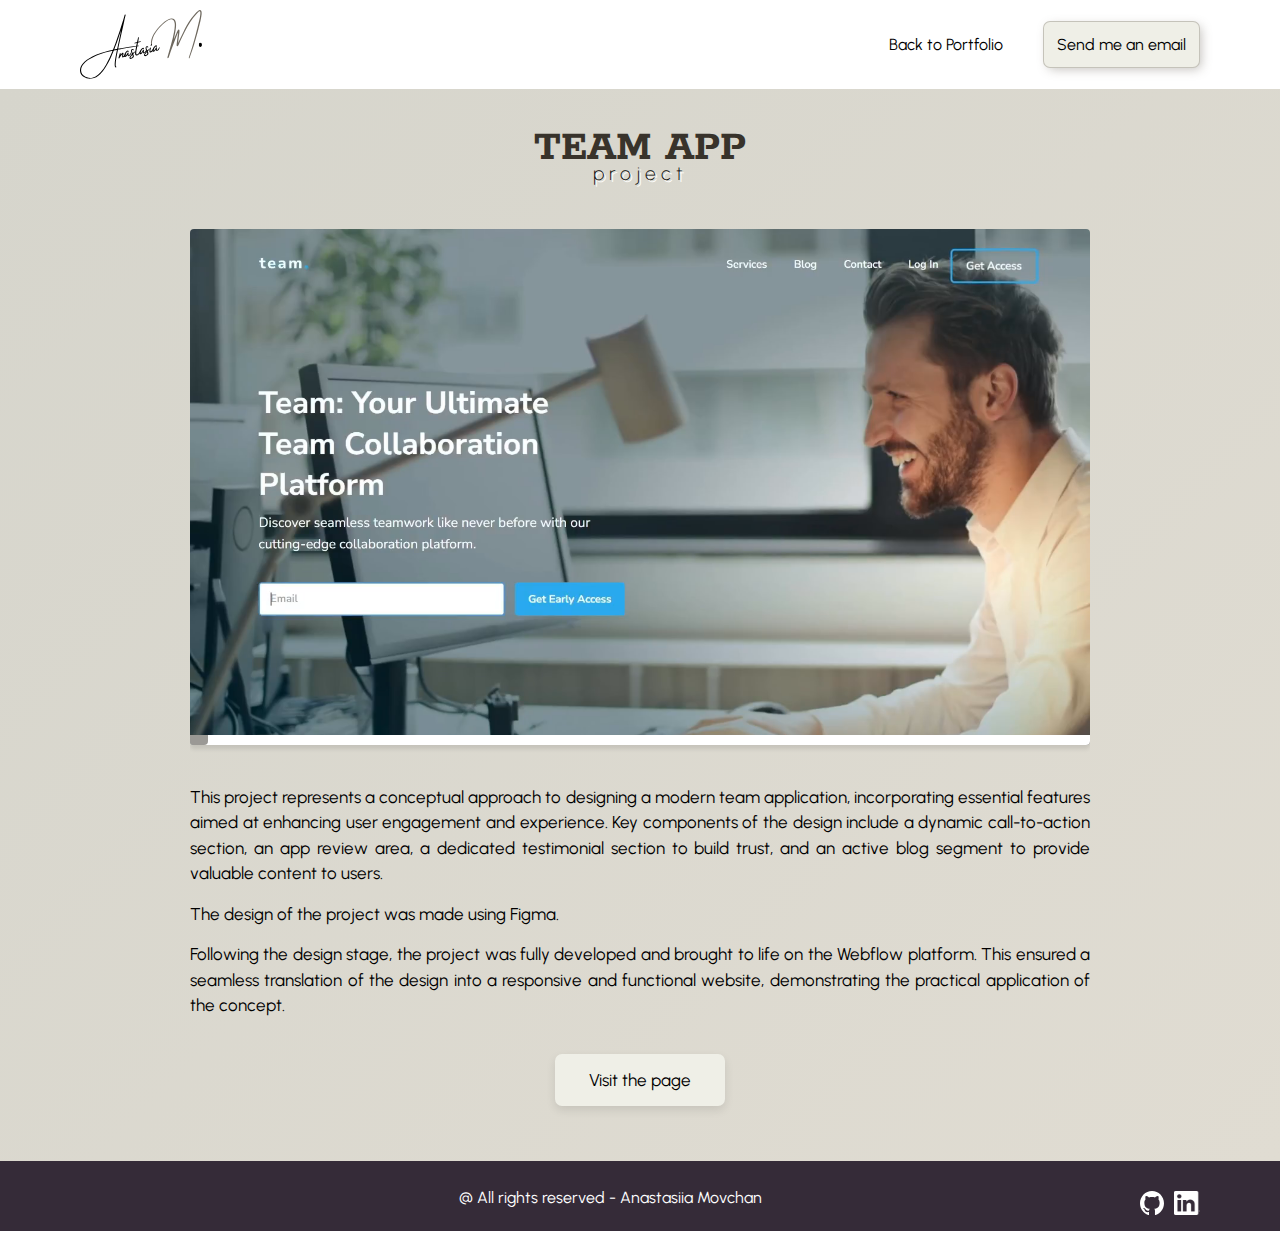
<file: teamproject.html>
<!DOCTYPE html>
<html>
    <head>
        <meta charset="UTF-8">
        <meta name="viewport" content="width=device-width, initial-scale = 1.0">
        <meta name="description" content="Hi! I`m Anastasia and this is my portfolio website with the example of my projects.">
        <meta name="author" content="Anastasiia Movchan">
        <meta http-equiv="X-UA-Compatible" content="IE=edge">

        <title>Portfolio Website - Anastasia M.</title>

        <link rel="stylesheet" href="CSS/teamprojectcss.css">
        <link rel="stylesheet" href="CSS/projects basic css.css">
        <link rel="icon" href="images/Favicon.png"> 

        <meta property="og:title" content="Portfolio Website - Anastasia M.">
        <meta property="og:image" content="https://dl.dropboxusercontent.com/scl/fi/8fqj1tqnxxjgd97nui6lb/Hero-Section-Group.png?rlkey=c9ad1ecckd6y8ycm53kvp9ic9&st=izs6pie9"> 

        <!--Urbanist Font-->
        <link rel="preconnect" href="https://fonts.googleapis.com">
        <link rel="preconnect" href="https://fonts.gstatic.com" crossorigin>
        <link href="https://fonts.googleapis.com/css2?family=Urbanist:ital,wght@0,100..900;1,100..900&display=swap" rel="stylesheet">
        <!--/Urbanist-->

        <!--Rokkit Font-->
        <link rel="preconnect" href="https://fonts.googleapis.com">
        <link rel="preconnect" href="https://fonts.gstatic.com" crossorigin>
        <link href="https://fonts.googleapis.com/css2?family=Rokkitt:ital,wght@0,100..900;1,100..900&display=swap" rel="stylesheet">
        <!--/Rokkit-->

        <!--Charm Font-->
        <link rel="preconnect" href="https://fonts.googleapis.com">
        <link rel="preconnect" href="https://fonts.gstatic.com" crossorigin>
        <link href="https://fonts.googleapis.com/css2?family=Charm:wght@400;700&display=swap" rel="stylesheet">
        <!--/Charm-->

        <!--Noto Color Emoji Font-->
        <link rel="preconnect" href="https://fonts.googleapis.com">
        <link rel="preconnect" href="https://fonts.gstatic.com" crossorigin>
        <link href="https://fonts.googleapis.com/css2?family=Noto+Color+Emoji&display=swap" rel="stylesheet">
        <!--/Noto Color Emoji Font-->

    </head>

    <body>
        <header>
            <div class="container nav">
                <a href="index.html"><img src="images/LOGO.svg" alt="Logo" id="logo" class="logo" ></a>

                <nav>
                    <div class="hamburger-menu">
                        <button class="hamburger-button">
                            <span></span>
                            <span></span>
                            <span></span>
                        </button>
                        
                            <div class="mobile-links">
                                <a href="index.html" class="mob-link">Back to Portfolio</a>
                                <button class="mob-email-btn" onclick="openEmail()">Send me an email</button>
                            </div>
                        </div>

                    <div class="menu">
                        <a href="index.html" class="nav-link">Back to Portfolio</a>
                        <button class="email-btn" onclick="openEmail()">Send me an email</button>
                    <div>
                </nav>
            </div><!--/container-->
        </header>

        <main class="dark">
            <div class="container">

                <h1 class="animate ">TEAM APP</h1>
                <p class="mono">project</p>
               

                <div class="video-container">
                    <div class="video-wrapper">
                        <video id="video" autoplay loop muted>
                            <source src="team video/team.mp4" type="video/mp4">
                            <source src="team video/team.webm" type="video/webm">
                            Your browser does not support the video tag.
                        </video>
                        <div id="progress-bar">
                            <div id="progress"></div>
                        </div>
                    </div>
                </div>
            

                <p>This project represents a conceptual approach to designing a modern team application, incorporating essential features aimed at enhancing user engagement and experience. Key components of the design include a dynamic call-to-action section, an app review area, a dedicated testimonial section to build trust, and an active blog segment to provide valuable content to users.</p>
                <p>The design of the project was made using Figma. </p>
                <p>Following the design stage, the project was fully developed and brought to life on the Webflow platform. This ensured a seamless translation of the design into a responsive and functional website, demonstrating the practical application of the concept.</p>

                <div class="link">
                    <a href="https://team-anastasia.webflow.io/" target="_blank" rel="noreferrer noopener" class="visit-link">Visit the page</a>
                </div>

                
        </main>

        <div class="round-btn">
            <button id="round-btn"><img src="images/arrow-btn.svg" alt="arrow"></button>
        </div>


        <footer>
            <div class="container">
                <div class="footer-flex">
                    <p>@ All rights reserved - Anastasiia Movchan</p>
                    <div class="logos">
                        <a href="https://github.com/anastasiagungor" target="_blank" rel="noreferrer noopener" class="social-logo"><img src="images/github.svg" alt="Github logo"></a>
                        <a href="https://www.linkedin.com/in/anastasiia-movchan-a21a78235/" target="_blank" rel="noreferrer noopener" class="social-logo"><img src="images/linkedin.svg" alt="LinkedIn Logo"></a>
                    </div>
                </div>
            </div><!--/container-->
        </footer>
        


        <script defer src="JS/script.js"></script>  
        <script defer src="JS/video.js"></script>   
    </body>
</html>
</file>
<file: CSS/style.css>
:root {
    --bej-bg: #d6d5cc;
    --light-bej: #efefe7;
    --divider_and_heading: #352B38;
    --dark_underline: #D0CECB;
    --light_underline: #FFFFF9;
}

* {
    margin: 0;
    padding: 0;
    text-decoration: none;
    list-style: none;
}

body {
    font-family: "Urbanist", Arial, Helvetica, sans-serif, "Noto Color Emoji";
    font-size: 17px;
    font-weight: 400;
    box-sizing: border-box;
    background-color: #FFF;
}

button {
    cursor: pointer;
}

.container {
    max-width: 1120px;
    margin: 0 auto;
    padding: 15px 30px;
}

@media screen and (max-width:990px) {
    .container {
        padding:10px 20px;
    }
}

@media screen and (max-width:426px) {
    .container {
        padding:7px 10px;
    }
}

.dark {
    background-color: var(--bej-bg);
}

/*Navigation HAMBURGER menu*/
.hamburger-menu {
    display: none;
    overflow: hidden;
}
.mobile-links-container {
    display: none;
}
.hamburger-button {
    border: none;
    background-color: rgba(0,0,0,0);
    height: 40px;
    width: 40px;
    position: relative;
    cursor: pointer;
}
.hamburger-button span {
    height: 4px;
    width: 100%;
    background-color: #777168;
    border-radius: 7px;
    position: absolute;
    top: 50%;
    left: 50%;
    transform: translate(-50%, -50%);
    transition: all .3s ease-in-out;
}
.hamburger-button span:nth-child(1) {
    top: 25%;
}
.hamburger-button span:nth-child(3) {
    top: 75%;
}

/*Hamburger button active class*/
.hamburger-button.active span:nth-child(1) {
    top: 50%;
    transform: translate(-50%, -50%) rotate(45deg);
}
.hamburger-button.active span:nth-child(2) {
    opacity: 0;
}
.hamburger-button.active span:nth-child(3) {
    top: 50%;
    transform: translate(-50%, -50%) rotate(-45deg);
}
/*-------*/

.mobile-links {
    background-color: rgba(255,255,255,0.6);
    color: black;
    height: auto;
    width: 200px;
    position: absolute;
    right: 0;
    top: 93px;
    display: flex;
    flex-direction: column;
    align-items: flex-start;
    border-radius: 0 0 0 7px;
    opacity: 0;
    visibility: hidden;
    transition: visibility 0s, opacity 0.3s ease-out;
}

.mobile-links.active {
    visibility: visible;
    opacity: 1;
}

.mob-link {
    display: block;
    color: black;
    padding: 10px;
    margin-left: 10%;
    font-size: 15px;
    transition: all 300ms ease-in-out;
}

.mob-email-btn {
    display: block;
    color: black;
    font-size: 14px;
    font-family: "Urbanist", sans-serif;
    background-color: var(--light-bej);
    padding: 10px;
    border: 0.5px solid rgba(101, 94 , 84, 0.1);
    border-radius: 7px;
    box-shadow: 3px 3px 11px -2px rgb(102, 95, 85, 0.1);
    margin-top: 5px;
    margin-bottom: 20px;
    margin-left: 10%;
    transition: all 600ms ease-in-out;
}

.mob-link:hover {
    box-shadow: 0 2px rgb(131, 107, 72, 0.5);
}

.mob-email-btn:hover {
    background-color: rgba(239,239,231,0.4);
    box-shadow: 3px 3px 11px -2px rgba(63, 59, 54, 0.8);
}

/*Regular navigation menu*/
.nav {
    padding-top: 10px;
    padding-bottom: 10px;
    display: flex;
    align-items: center;
    justify-content: space-between;
}

a.logo {
    display: inline-block;
    height: auto;
    padding: 0;
}
.logo {
    width: 80%;
    display: block;
}

.menu {
    display: flex;
    flex-direction: row;
    justify-content: flex-end;
    align-items: center;
}

.nav-link {
    color: black;
    font-size: 16px;
    margin: 0 15px;
    padding: 5px;
    transition: all 600ms;
}

.email-btn {
    color: black;
    font-size: 16px;
    font-family: "Urbanist", sans-serif;
    background-color: var(--light-bej);
    padding: 13px 13px;
    border: 1px solid rgba(101, 94 , 84, 0.3);
    border-radius: 7px;
    box-shadow: 3px 3px 11px -2px rgb(102, 95, 85, 0.4);
    margin-left: 20px;
    transition: all 600ms ease-in-out;
}

@media screen and (max-width:990px) {
    .nav-link {
        font-size: 15px;
        padding: 3px;
    }

    .email-btn {
        font-size: 15px;
    }
}

@media screen and (max-width:768px) {
    .nav-link {
        margin: 0 10px;
    }
}

@media screen and (max-width:576px) {
    .menu {
        display:none;
    }

    .hamburger-menu {
        display: block;
    }

    .logo {
        width:75%;
    }
}

@media screen and (max-width: 431px) {
    .nav {
        padding-top: 7px;
        padding-bottom: 7px;
    }

    .logo {
        width:73%;
    }

    .mobile-links {
        top: 74px;
    }

    .hamburger-button {
        height: 35px;
        width: 35px;
    }
}

/*Navigation links Hover*/
.nav-link:hover {
    box-shadow: 0 2px rgb(131, 107, 72, 0.5);
}

.email-btn:hover {
    background-color: rgba(239,239,231,0.4);
    box-shadow: 3px 3px 11px -2px rgba(63, 59, 54, 0.8);
    transform: translate(2px,-2px);
}

/*Hero section*/
.hero {
    background: linear-gradient(to bottom, #665A4C, #EFEFE7);
    height: 500px;
    text-align: center;
}

.hero p {
    margin-top: 100px;
    margin-bottom: 13px;
    color: #FFF;
    font-family: "Urbanist", Arial, Helvetica, sans-serif;
    font-size: 19px;
}

h1 {
    font-family: "Charm", Arial, Helvetica, sans-serif;
    font-weight: 700;
    color: var(--light-bej);
    line-height: 46px;
    font-size: 49px;
    margin-bottom:30px;
}

.heading-hero h3 {
    font-family: "Rokkitt", Arial, Helvetica, sans-serif;
    font-size: 36px;
    font-weight: 500;
    line-height: 20px;
    color: #F9FEFF;
    margin-bottom: 40px;
    position: relative;
}

.heading-hero {
    position: relative;
    width: fit-content;
    max-height: fit-content;
    margin-right: auto;
    margin-left: auto;
}

.underline-hero {
    position: absolute;
    bottom: 0;
    left: 15px;
    max-width: 97%;
    height: 80%;
    border-radius: 3px;
    background-color: #666159;
    animation: grow 2s ease-out forwards;
    animation-play-state: paused;
}

.button-container {
    position: relative;
    margin-left: auto;
    margin-right: auto;
    width: fit-content;
    margin-bottom: 130px;
}

.button-container button {
    position: relative;
    background-color: var(--light-bej);
    font-weight: 300;
    font-family: "Urbanist", sans-serif;
    font-size: 19px;
    padding: 14px 41px;
    color: black;
    border: none;
    border-radius: 7px;
    box-shadow: -2px -2px 6px rgba(211,211,211,0.9), 3px 3px 12px -2px rgba(11,11,11,0.8);
    transition: all 400ms ease-in-out;
}

.button-shape {
    background-color: rgba(239, 239, 211, 0.149);
    height: 51px;
    width: 191px;
    position: absolute;
    top: 9px;
    left: 7px;
    border-radius: 7px;
    box-shadow: 1px 1px 8px -1px rgba(0,0,0,0.3);
}

.small-1, .small-2 {
    display: none;
}

@media screen and (max-width:990px) {
    .hero p {
        font-size: 17px;
        margin-top: 90px;
    }
    
    h1 {
        font-size: 45px;
    }

    .heading-hero h3 {
        font-size: 33px;
    }

    .button-container button {
        font-size: 17px;
    }

    .button-shape {
        height: 48px;
        width: 179px;
    }
}

@media screen and (max-width:768px) {
    .hero p {
        font-size: 16px;
    }
    
    h1 {
        font-size: 40px;
        margin-bottom:20px;
    }

    .heading-hero h3 {
        font-size: 30px;
        margin-bottom: 30px;
    }

    .button-container {
        margin-bottom: 100px;
    }

    .button-container button {
        font-size: 16px;
    }

    .button-shape {
        height: 48px;
        width: 174px;
    }
}

@media screen and (max-width:431px) {
    .hero {
        height: 600px;
    }
    
    .hero p {
        margin-top: 130px;
        margin-bottom: 7px;
    }
    
    h1 {
        margin-bottom:15px;
    }

    .heading-hero {
        display: none;
    }

    .small-1, .small-2 {
        display: block;
        position: relative;
        max-width: fit-content;
        margin-right: auto;
        margin-left: auto;
    }

    .small-1 h3,
    .small-2 h3 {
        font-family: "Rokkitt", Arial, Helvetica, sans-serif;
        font-size: 32px;
        font-weight: 500;
        line-height: 28px;
        color: #F9FEFF;
        position: relative;
    }
    
    .small-2 h3 {
        margin-bottom: 20px;
    }

    .underline-small-1,
    .underline-small-2 {
        position: absolute;
        bottom: 5px;
        left: 7px;
        max-width: 97%;
        height: 50%;
        border-radius: 3px;
        background-color: rgba(102, 97, 89, 0.8);
        animation: grow 2s ease-out forwards;
        animation-play-state: paused;
    }

    .button-container button {
        font-size: 15px;
        padding: 12px 25px;
    }

    .button-shape {
        height: 42px;
        width: 136px;
    }
}

/*HERO HOVER*/

.button-container button:hover {
    transform: translate(7px, 9px);
    background-color: rgba(239, 239, 231, 0.6);
    box-shadow: 0 0 20px rgba(83, 82, 82, 0.2);
}

/*Divider*/
.divider {
    display: flex;
    align-items: center;
    height: 50px;
    color: rgba(255,255,255,0.8);
    font-size: 16px;
    text-align: center;
    background-color: var(--divider_and_heading);
}

.quote {
    animation: fade-in 2s ease-out forwards;
    animation-play-state: paused;
}

@keyframes fade-in {
    0% {
      opacity: 0;
    }
    100%  {
      opacity: 1;
    }
}

@media screen and (max-width:768px) {
    .divider {
        font-size: 14px;
        height: 45px;
    }
}

/* @media screen and (max-width:431px) {
    .divider {
        font-size: 11px;
        height: 36px;
    }
} */


/*H2 and UNDERLINE */
h2 {
    color: var(--divider_and_heading);
    font-size: 42px;
    font-family: "Rokkitt", sans-serif;
    font-weight: 600;
    position: relative;
    line-height: 23px;
    z-index: 2;
}

.underline {
    position: relative;
    max-width: fit-content;
    max-height: fit-content;
    margin-right: auto;
    margin-left: auto;
    margin-bottom: 30px;
    margin-top: 45px;
}

.underline-dark {
    position: absolute;
    bottom: 0;
    left: 10px;
    max-width:93%;
    height: 80%;
    border-radius: 3px;
    background-color: var(--dark_underline);
    animation: grow 2s ease-out forwards;
    animation-play-state: paused;
    z-index: 1;
}

.underline-light {
    position: absolute;
    bottom: 0;
    left: 10px;
    max-width:93%;
    height: 80%;
    border-radius: 3px;
    background-color: var(--light_underline);
    animation: grow 2s ease-out forwards;
    animation-play-state: paused;
    z-index: 1;
}


@keyframes grow {
    0% {
      width: 0; /* Start with 0% width */
    }
    100% {
      width: 100%; /* End with 100% width */
    }
}

@media screen and (max-width:768px) {
    h2 {
        font-size:36px;
    }

    .underline {
        margin-bottom: 25px;
        margin-top: 30px;
    }
}

@media screen and (max-width:576px) {
    h2 {
        font-size:30px;
    }

    .underline {
        margin-bottom: 20px;
        margin-top: 25px;
    }
}

/*About Me Section*/
.about-me {
    padding-bottom: 40px;
    background-image:
        linear-gradient(rgba(214, 213, 204, 0.5), rgba(214, 213, 204, 0.5)), 
        url(../images/jess-bailey-q10VITrVYUM-unsplash.jpg);
    background-size: cover;
}

.about-group {
    background-color: rgba(255,255,255,0.9);
    padding:10px 20px 40px 20px;
    margin-top: 20px;
    border-radius: 7px;
    box-shadow: 2px 2px 10px rgba(0,0,0,0.2);
}

.about-point {
    position: relative;
    padding:10px 10px 10px 60px;
    font-size: 18px;
    line-height: 30px;
}

/* Add star image before each about-point */
.about-point:before {
    content: "";
    position: absolute;
    top: 15px;
    left: 15px;
    width: 25px;
    height: 25px;
    background: url('../images/Group 12.svg') no-repeat center center;
    background-size: contain;
}

@media screen and (max-width:768px) {
    .about-me {
        padding-bottom: 30px;
    }
    
    .about-group {
        padding:10px 20px 20px 20px;
    }
    
    .about-point {
        font-size:16px;
        line-height: 26px;
        padding: 7px 10px 10px 50px;
    }

    .about-point:before {
        top: 10px;
    }
}

@media screen and (max-width:431px) {

    .about-group {
        margin-top: 30px;
        padding:10px 10px 10px 10px;
    }
    
    .about-point {
        font-size:15px;
        line-height: 24px;
        text-align: justify;
    }

    .about-point:before {
        left: 10px;
        width: 20px;
        height: 20px;
    } 
}

/*Skills Section*/
.my-skills {
    padding-bottom: 50px;
}

.skills-container {
    display: flex;
    flex-wrap: wrap;
    justify-content: space-between;
    gap: 40px;
    padding-top: 20px;
}

.skill {
    width: calc(50% - 40px);
}

.skill-line {
    height: 19px;
    background-color: #FFF;
    border-radius: 7px;
    box-shadow: 0px 2px 6px rgba(124, 124, 124, 0.25);
    margin-top: 15px;
    margin-bottom: 15px;
    position: relative;
}

.progress-bar {
    background-color: #88837E;
    height: 100%;
    width: 85%;
    position: absolute;
    border-radius: 7px 0px 0px 7px;
    font-size: 11px;
    font-weight: 500;
    color: #FFF;
    display: flex;
    align-items: center;
    justify-content: center;
    animation: skill85 2s ease-out forwards;
    animation-play-state: paused;
}

.skill h4 {
    font-size: 17px;
    font-weight: 600;
}

.skill p {
    font-size: 16px;
    font-family: "Urbanist", sans-serif;
    line-height: 26px;
    color: rgba(0,0,0,0.85);
}

.javascript {
    width: 88%;
    animation: skill88 2s ease-out forwards;
    animation-play-state: paused;
}

.figma {
    width: 90%;
    animation: skill90 2s ease-out forwards;
    animation-play-state: paused;
}

@keyframes skill85 {
    0% {
      width: 0; 
    }
    85% {
      width: 85%;
    }
  }

@keyframes skill88 {
0% {
    width: 0; 
}
88% {
    width: 88%; 
}
}

@keyframes skill90 {
0% {
    width: 0; 
}
90% {
    width: 90%; 
}
}

@media screen and (max-width:769px) {
    .my-skills {
        padding-bottom: 50px;
    }
    
    .skills-container {
        gap: 30px;
    }
    
    .skill-line {
        height: 16px;
    }
    
    .progress-bar {
        font-size: 10px;
    }
    
    .skill h4 {
        font-size: 16px;
    }
    
    .skill p {
        font-size: 15px;
        line-height: 22px;
    }
}
@media screen and (max-width:431px) {
    .my-skills {
        padding-bottom: 20px;
    }
    .skills-container {
        padding: 10px;
        gap: 10px;
    }
    
    .skill {
        width: 100%;
        padding-top: 10px;
        padding-bottom: 10px;
    }
    
    .skill-line {
        margin-top: 10px;
        margin-bottom: 10px;
    }
    
    .skill h4 {
        font-size: 17px;
    }   
}

/*What I Do Section */
.what-i-do {
padding-bottom: 75px;
}

.do-group {
display: flex;
column-gap: 150px;
justify-content: space-between;
}

.col {
width: 466px;
}

.col h3 {
font-family: "Urbanist", sans-serif;
font-size: 30px;
font-weight: 500;
padding-top: 20px;
padding-bottom: 30px;
text-align: center;
}

.col p {
font-size: 17px;
line-height: 32px;
color: rgba(0,0,0,0.9);
text-align: justify;
}

.col a {
color: #948600;
}

@media screen and (max-width:990px) {
    .col h3 {
        font-size: 27px;
    }

    .col p {
        font-size: 16px;
        line-height: 28px;
    }

    .do-group {
        column-gap: 100px;
    }
}

@media screen and (max-width:768px) {
    .what-i-do {
        padding-bottom: 50px;
        }
    
    .col h3 {
        font-size: 22px;
        padding-bottom: 25px;
    }

    .col p {
        font-size: 16px;
        line-height: 24px;
    }

    .do-group {
        column-gap: 80px;
    }
}

@media screen and (max-width:576px) {
    .col p {
        font-size: 15px;
        line-height: 20px;
    }
}

@media screen and (max-width:431px) {
    .what-i-do {
        padding-bottom: 40px;
    }

    .do-group {
        display: flex;
        column-gap: 0;
        row-gap: 20px;
        flex-wrap: wrap;
        padding: 10px 12px 10px 12px;
        margin-bottom: 20px;
    }
        
    .col {
        width: 100%;
    }
    
    .col h3 {
        font-size: 20px;
        padding-bottom: 15px;
        padding-top: 10px;
        text-align: left;
    }

    .col p {
        font-size: 15px;
        line-height: 22px;
    }
}


/*PROJECTS SECTION*/
.my-projects {
    padding-bottom: 20px;
}

.project {
    display: flex;
    justify-content: space-between;
    gap: 150px;
    align-items: center;
    flex-wrap: wrap;
    padding-top: 30px;
    padding-bottom: 100px;
}

@media screen and (max-width:1024px) {
    .project {
        gap: 100px;
    }
}

.left-col {
    flex: 1;
}

.latest-work {
    font-size: 14px;
    letter-spacing: 5px;
    color: #646161;
    padding-bottom: 17px;
    font-weight: 500;
}

.left-col h4 {
    font-size: 32px;
    font-weight: 500;
    padding-bottom: 17px;
}

.tags {
    display: flex;
    gap: 15px;
    flex-wrap: wrap;
}

.tag {
    background-color: rgba(255, 255, 249, 0.702);
    font-size: 15px;
    font-weight: 500;
    padding: 7px 12px;
    border-radius: 4px;
    color: #161515;
    cursor: pointer;
}

.tag-black {
    background-color: var(--divider_and_heading);
    color: #D0CECB;
    font-size: 15px;
    font-weight: 500;
    padding: 7px 12px;
    border-radius: 4px;
    cursor: pointer;
}

.explanation {
    font-size: 17px;
    line-height: 32px;
    padding-top: 34px;
    padding-bottom: 30px;
}

.button-container-project {
    position: relative;
    width: fit-content;
}

.button-container-project button {
    position: relative;
    background-color: var(--light-bej);
    font-weight: 300;
    font-family: "Urbanist", sans-serif;
    font-size: 18px;
    padding: 14px 30px;
    color: black;
    border: none;
    border-radius: 7px;
    box-shadow: -2px -2px 6px rgba(211,211,211,0.9), 3px 3px 12px -2px rgba(11,11,11,0.8);
    transition: all 400ms ease-in-out;
}

.button-shape-project {
    background-color: rgba(239,239,211,0.15);
    height: 50px;
    width: 181px;
    position: absolute;
    top: 9px;
    left: 8px;
    border-radius: 7px;
    box-shadow: 1px 1px 8px -1px rgba(0,0,0,0.3);
}

/*BUTTON HOVER*/
.button-container-project button:hover {
    transform: translate(8px, 9px);
    background-color: rgba(239, 239, 231, 0.6);
    box-shadow: 0 0 20px rgba(83, 82, 82, 0.2);
}
/*---*/

@media screen and (max-width:990px) {
    .left-col h4 {
        font-size: 28px;
    }

    .tags {
        gap: 7px;
    }
    .tag,
    .tag-black {
        font-size: 12px;
    }
    
    .explanation {
        font-size: 15px;
        line-height: 27px;
        padding-top: 24px;
    }
    
    .button-container-project button {
        font-size: 17px;
        padding: 14px 30px;
    }
    
    .button-shape-project {
        height: 48px;
        width: 174px;
    }

}

@media screen and (max-width:768px) {
    .project {
        gap: 100px;
    }
    
    .latest-work {
        font-size: 12px;
    }
    .left-col h4 {
        font-size: 24px;
    }
    .tag,
    .tag-black {
        font-size: 11px;
        padding: 5px 10px;
    }
    
    .explanation {
        font-size: 14px;
        line-height: 24px;
    }
    
    .button-container-project button {
        font-size: 16px;
        padding: 12px 28px;
    }
    
    .button-shape-project {
        height: 43px;
        width: 164px;
    }

}

@media screen and (max-width:576px) {
    .project {
        gap: 80px;
        padding-top: 20px;
        padding-bottom: 60px;
    }
    
    .latest-work {
        padding-bottom: 10px;
    }

    .left-col h4 {
        font-size: 22px;
    }

    .tag,
    .tag-black {
        font-size: 12px;
    }
    
    .explanation {
        font-size: 15px;
        line-height: 22px;
    }
    
    .button-container-project button {
        font-size: 15px;
        padding: 10px 23px;
    }
    
    .button-shape-project {
        height: 38px;
        width: 146px;
    }

}

@media screen and (max-width:431px) {
    .my-projects {
        padding-bottom: 0;
    }
    
    .project {
        gap: 20px;
        padding: 20px 10px 80px 10px;
    }  

    .left-col {
        flex: auto;
    }
    
    .latest-work {
        letter-spacing: 3px;
    }

    .left-col h4 {
        font-size: 22px;
        padding-bottom: 12px;
    }
    
    .explanation {
        line-height: 24px;
        padding-top: 15px;
        padding-bottom: 20px;
    }

    .button-container-project {
        padding-bottom: 10px;
    }
    
    .button-container-project button {
        font-size: 14px;
        padding: 8px 18px;
    }
    
    .button-shape-project {
        height: 32px;
        width: 130px;
        top: 7px;
        left: 6px;
    }

}

.right-col {
    flex: 1;
    position: relative;
}

.main {
    max-width:100%;
    height: auto;
    display: block;
    position: relative;
    z-index: 2;
    border-radius: 7px;
    box-shadow: 2px 2px 8px rgba(0,0,0,0.25);
    transition: all 1000ms ease-in-out;
}

.zoom {
    overflow: hidden;
    border-radius: 7px;
}

/*Img hover*/
.main:hover {
    transform: scale(1.3);
}
/*--*/

.circles {
    position: absolute;
    width: 67%;
    top: 150px;
    left: -30px;
    z-index: 1;
}

@media screen and (max-width:1024px) {
    .circles {
        top:140px;
    }
}

@media screen and (max-width:880px) {
    .circles {
        top:130px;
    }
}

@media screen and (max-width:768px) {
    .circles {
        top:110px;
    }
}

@media screen and (max-width:576px) {
    .circles {
        top:90px;
    }
}

@media screen and (max-width:431px) {
    .right-col {
        flex: auto;
    }
    
    .main {
        max-width:100%;
        margin-left: auto;
        margin-right: auto;
    }
    
    .circles {
        display: none;
    }
}

/* @media screen and (max-width:376px) {
    .circles {
        top: 86px;
        left: 0px;
    }
} */

/*WANT TO WORK SECTION*/
.want-to-work {
    padding-top: 30px;
    padding-bottom: 40px;
}

.last {
    background-color: #EFEFE7;
    padding: 30px 20px 100px 20px;
    border-radius: 7px;
    box-shadow: 5px 5px 10px rgba(0,0,0,0.3);
}

.want-to-work p {
    font-size: 20px;
    text-align: center;
    line-height: 44px;
    font-weight: 400;
}

.email {
    font-size: 20px;
    text-align: center;
    line-height: 44px;
    font-weight: 600;
    display: inline-block;
    border: none;
    background: none;
    cursor: pointer;
    color: #333;
    position: relative;
}

.email::after {
    content: "";
    position: absolute;
    left: 0;
    bottom: -2px;
    height: 2px;
    background-color: rgba(100, 97, 97, 0.2);
    width: 0;
    animation: borderAnimation 4s infinite ease-in-out;
}

@keyframes borderAnimation {
    0% {
        width: 0;
    }
    20% {
        width: 100%;
    }
    40% {
        width: 100%;
    }
    60% {
        width: 100%;
    }
    80% {
        width: 0;
    }
    100% {
        width: 0;
    }
}



#round-btn {
    border-radius: 50%;
    width: 40px;
    height: 40px;
    border: 2px solid;
    background-color: rgba(0,0,0,0);
    color: black;
    cursor: pointer;
    position: fixed;
    bottom: 60px;
    right: 30px;
    opacity: 0.3;
    display: none;
    z-index: 99;
    transition: all ease-out 300ms;
}

#round-btn:hover {
    opacity: 0.7;
}

@media screen and (max-width:990px) {
    .want-to-work p {
        font-size: 18px;
        line-height: 38px;
    }
}

@media screen and (max-width:768px) {
    .want-to-work p,
    .email {
        font-size: 16px;
        line-height: 30px;
    }

    .last {
        padding: 30px 20px 80px 20px;
    }

    #round-btn {
        width: 35px;
        height: 35px;
        bottom: 20px;
        right: 20px;
        opacity: 0.2;
    }

    .arrow {
        width: 70%;
    }
}

@media screen and (max-width:576px) {
    .want-to-work p,
    .email {
        font-size: 15px;
        line-height: 25px;
    }

    .last {
        padding: 25px 15px 60px 15px;
    }
}

@media screen and (max-width:431px) {
    .last-container {
        padding-left: 15px;
        padding-right: 15px;    
    }
    
    .want-to-work p,
    .email {
        line-height: 22px;
    }

    #round-btn {
        width: 30px;
        height: 30px;
        border: 1.5px solid;
    }
}

/*FOOTER*/
footer {
    height: 70px;
    background-color: var(--divider_and_heading);
    text-align: center;
    color: #FFF;
    font-size: 16px;
}

.footer-flex {
    display: flex;
    justify-content: center; 
    align-items: center;
    padding-top: 10px;
}

.footer-flex p {
    flex-grow: 1; 
    text-align: center; 
}

.logos {
    display: flex;
    gap: 10px;
}

@media screen and (max-width:990px) {
    footer {
        font-size: 14px;
    }
}



/*Animation class*/
.animated {
    animation-play-state: running;
}
</file>
<file: CSS/chatapp.css>
/*Main section*/

h1 {
    font-family: "Rokkitt", sans-serif;
    color: #38332B;
    font-size: 2.7rem;
    text-align: center;
    margin-top: 20px;
    overflow: hidden;
}

p.mono {
    letter-spacing: 5px;
    font-size: 1.2rem;
    text-align: center;
    font-family: "Urbanist", Arial, Helvetica, sans-serif;
    font-weight: 200;
    margin-top: -13px;
    text-shadow: 2px 2px rgba(255, 255, 255, 1);
    padding: 0 0;
}

.chat-image {
    display: flex;
    justify-content: center;
    margin-top: 30px;
    margin-bottom: 30px;
}

.design {
    border-radius: 4px;
    box-shadow: 2px 2px 10px rgba(0,0,0,0.2);
    width: 70%;
}

@media screen and (max-width: 431px) {
    h1 {
        font-size: 2.3rem;
        margin-top: 10px;
    }

    .design {
        width: 100%;
    }
}
</file>
<file: CSS/projects basic css.css>
:root {
    --bej-bg: #d6d5cc;
    --light-bej: #efefe7;
    --divider_and_heading: #352B38;
    --dark_underline: #D0CECB;
    --light_underline: #FFFFF9;
}

* {
    margin: 0;
    padding: 0;
    text-decoration: none;
    list-style: none;
}

body {
    font-family: "Urbanist", Arial, Helvetica, sans-serif, "Noto Color Emoji";
    font-size: 17px;
    font-weight: 400;
    box-sizing: border-box;
    background-color: #FFF;
}

.container {
    max-width: 1120px;
    margin: 0 auto;
    padding: 15px 30px;
}

@media screen and (max-width:990px) {
    .container {
        padding:10px 20px;
    }
}

@media screen and (max-width:426px) {
    .container {
        padding:7px 10px;
    }
}

.dark {
    background: linear-gradient(135deg, #d6d5cc, #e0dcd2);
}

/*Nav-menu*/
/*HAMBURGER*/
.hamburger-menu {
    display: none;
    overflow: hidden;
}
.mobile-links-container {
    display: none;
}
.hamburger-button {
    border: none;
    background-color: rgba(0,0,0,0);
    height: 40px;
    width: 40px;
    position: relative;
    cursor: pointer;
}
.hamburger-button span {
    height: 4px;
    width: 100%;
    background-color: #777168;
    border-radius: 7px;
    position: absolute;
    top: 50%;
    left: 50%;
    transform: translate(-50%, -50%);
    transition: all .3s ease-in-out;
}
.hamburger-button span:nth-child(1) {
    top: 25%;
}
.hamburger-button span:nth-child(3) {
    top: 75%;
}

/*Hamburger button active class*/
.hamburger-button.active span:nth-child(1) {
    top: 50%;
    transform: translate(-50%, -50%) rotate(45deg);
}
.hamburger-button.active span:nth-child(2) {
    opacity: 0;
}
.hamburger-button.active span:nth-child(3) {
    top: 50%;
    transform: translate(-50%, -50%) rotate(-45deg);
}
/*-------*/

.mobile-links {
    background-color: rgba(255,255,255,1);
    color: black;
    height: auto;
    width: 200px;
    position: absolute;
    right: 0;
    top: 93px;
    display: flex;
    flex-direction: column;
    align-items: flex-start;
    border-radius: 0 0 0 7px;
    opacity: 0;
    visibility: hidden;
    transition: visibility 0s, opacity 0.3s ease-out;
}

.mobile-links.active {
    visibility: visible;
    opacity: 1;
}

.mob-link {
    display: block;
    color: black;
    padding: 10px;
    margin-left: 10%;
    font-size: 15px;
    transition: all 300ms ease-in-out;
}

.mob-email-btn {
    display: block;
    color: black;
    font-size: 14px;
    font-family: "Urbanist", sans-serif;
    background-color: var(--light-bej);
    padding: 10px;
    border: 0.5px solid rgba(101, 94 , 84, 0.1);
    border-radius: 7px;
    box-shadow: 3px 3px 11px -2px rgb(102, 95, 85, 0.1);
    margin-top: 5px;
    margin-bottom: 20px;
    margin-left: 10%;
    transition: all 600ms ease-in-out;
}

.mob-link:hover {
    box-shadow: 0 2px rgb(131, 107, 72, 0.5);
}

.mob-email-btn:hover {
    background-color: rgba(239,239,231,0.4);
    box-shadow: 3px 3px 11px -2px rgba(63, 59, 54, 0.8);
}

/*Regular navigation menu*/
.nav {
    padding-top: 10px;
    padding-bottom: 10px;
    display: flex;
    align-items: center;
    justify-content: space-between;
}

a.logo {
    display: inline-block;
    height: auto;
    padding: 0;
}
.logo {
    width: 80%;
    display: block;
}

.menu {
    display: flex;
    flex-direction: row;
    justify-content: flex-end;
    align-items: center;
}

.nav-link {
    color: black;
    font-size: 16px;
    margin: 0 15px;
    padding: 5px;
    transition: all 600ms;
}

.email-btn {
    color: black;
    font-size: 16px;
    font-family: "Urbanist", sans-serif;
    background-color: var(--light-bej);
    padding: 13px 13px;
    border: 1px solid rgba(101, 94 , 84, 0.3);
    border-radius: 7px;
    box-shadow: 3px 3px 11px -2px rgb(102, 95, 85, 0.4);
    margin-left: 20px;
    transition: all 600ms ease-in-out;
}

@media screen and (max-width:990px) {
    .nav-link {
        font-size: 15px;
        padding: 3px;
    }

    .email-btn {
        font-size: 15px;
    }
}

@media screen and (max-width:768px) {
    .nav-link {
        margin: 0 10px;
    }
}

@media screen and (max-width:576px) {
    .menu {
        display:none;
    }

    .hamburger-menu {
        display: block;
    }

    .logo {
        width:75%;
    }
}

@media screen and (max-width: 431px) {
    .nav {
        padding-top: 7px;
        padding-bottom: 7px;
    }

    .logo {
        width:73%;
    }

    .mobile-links {
        top: 74px;
    }

    .hamburger-button {
        height: 35px;
        width: 35px;
    }
}

/*Navigation links Hover*/
.nav-link:hover {
    box-shadow: 0 2px rgb(131, 107, 72, 0.5);
}

.email-btn:hover {
    background-color: rgba(239,239,231,0.4);
    box-shadow: 3px 3px 11px -2px rgba(63, 59, 54, 0.8);
    transform: translate(2px,-2px);
}

/*Round button*/
#round-btn {
    border-radius: 50%;
    width: 40px;
    height: 40px;
    border: 2px solid;
    background-color: rgba(0,0,0,0);
    color: black;
    cursor: pointer;
    position: fixed;
    bottom: 60px;
    right: 30px;
    opacity: 0.3;
    display: none;
    z-index: 99;
    transition: all ease-out 300ms;
}

#round-btn:hover {
    opacity: 0.7;
}

@media screen and (max-width:768px) {
    #round-btn {
        width: 35px;
        height: 35px;
        bottom: 20px;
        right: 20px;
        opacity: 0.2;
    }

    .arrow {
        width: 70%;
    }
}

@media screen and (max-width:426px) {
    #round-btn {
        width: 30px;
        height: 30px;
        border: 1.5px solid;
    }
}

/*FOOTER*/
footer {
    height: 70px;
    background-color: var(--divider_and_heading);
    text-align: center;
    color: #FFF;
    font-size: 16px;
}

.footer-flex {
    display: flex;
    justify-content: center; 
    align-items: center;
    padding-top: 10px;
}

.footer-flex p {
    flex-grow: 1; 
    text-align: center; 
}

.logos {
    display: flex;
    gap: 10px;
}

@media screen and (max-width:990px) {
    footer {
        font-size: 14px;
    }
}


/*Animation class*/
.animated {
    animation-play-state: running;
}
</file>
<file: CSS/shoestore.css>
/*Main section*/

h1 {
    font-family: "Rokkitt", sans-serif;
    color: #38332B;
    font-size: 2.7rem;
    text-align: center;
    margin-top: 20px;
    overflow: hidden;
}

p.mono {
    letter-spacing: 5px;
    font-size: 1.2rem;
    text-align: center;
    font-family: "Urbanist", Arial, Helvetica, sans-serif;
    font-weight: 200;
    margin-top: -13px;
    text-shadow: 2px 2px rgba(255, 255, 255, 1);
    padding: 0 0;
}

.shoe-image {
    display: flex;
    justify-content: center; 
    align-items: center;     
    flex-direction: column;
    margin-top: 30px;
    margin-bottom: 10px;
    width: 100%; 
}

.design {
    border-radius: 4px;
    box-shadow: 2px 2px 10px rgba(0,0,0,0.2);
    margin: 20px 0;
    width: 80%;
}

@media screen and (max-width: 431px) {
    h1 {
        font-size: 2.3rem;
        margin-top: 10px;
    }
    
    .shoe-image {
        margin-top: 10px;
    }

    .design {
        width: 100%;
    }
}
</file>
<file: CSS/shoppinglist.css>
* {
    margin: 0;
    padding: 0;
    box-sizing: border-box;
    list-style: none;
    text-decoration: none;
}

body {
    font-family: "Nunito Sans", Arial, Helvetica, sans-serif;
    font-size: 17px;
    background-color: #ECECEC;
    min-height: 100vh;
    display: flex;
    flex-direction: column;
}

.container {
    max-width: 923px;
    margin: 0 auto;
    padding: 0 40px;
    display: block;
}   

@media screen and (max-width:450px) {
    .container {
        padding: 0 20px;
    }
}

@media screen and (max-width:321px) {
    .container {
        padding: 0 10px;
    }
}
    
.nav-menu {
    background-color: #EBE6DE;
}

.menu {
    display: flex;
    align-items: center;
    justify-content: space-between;
}

.nav-link {
    color: #2F2D2A;
    font-family: Commissioner, Arial, Helvetica, sans-serif;
    font-size: 16px;
    font-weight: 400;
    padding: 10px 15px;
    background-color: rgba(223, 177, 96, 0.1);
    border: rgba(223, 177, 96, 0.6) solid 1px;
    border-radius: 10px;
    box-shadow: 0px 4px 4px rgba(0,0,0,0.25);
    transition: all 500ms ease-in-out;
}

.nav-link:hover {
    background-color: #E8CC9C;
    box-shadow: 0px 4px 4px rgba(255,255,255, 0.4);
    transform:translate(0px, -1px);
}

.logo-img {
    max-width: 252px;
}

@media screen and (max-width: 650px) {
    .logo-img {
        width: 200px;
    }

    .nav-link {
        font-size: 15px;
        padding: 6px 10px;
    }
}

@media screen and (max-width: 550px) {
    .logo-img {
        width: 170px;
    }

    .nav-link {
        font-size: 14px;
        padding: 6px 7px;
    }
}

@media screen and (max-width: 450px) {
    .logo-img {
        width: 160px;
    }

    .nav-link {
        font-size: 13px;
        padding: 5px;
    }
}

@media screen and (max-width: 390px) {
    .logo-img {
        width: 130px;
    }

    .nav-link {
        font-size: 12px;
    }
}

@media screen and (max-width: 321px) {
    .logo-img {
        width: 118px;
    }

    .nav-link {
        font-size: 11px;
    }
}

.middle {
    padding: 20px 0 20px 0;
}

.logo-name {
    display: flex;
    align-items: center;
    justify-content: center;
    width: 500px;
    height: 80px;
    margin: 35px auto 0 auto;
    background-color: #E2BD7C;
    border-radius: 10px 10px 0 0;
    box-shadow: 4px 4px 14px rgba(216,171,77,0.3);
    position: relative;    
}

.flaticon {
    width: 67px;
    height: 62px;
}


#firework {
    position:absolute;
    display: block;
    left: 80px;
    top: -65px;
    z-index: 1;
}

@media screen and (max-width: 650px) {
    #firework {
        left:75px;
    }
}

@media screen and (max-width: 550px) {
    #firework {
        width: 100px;
        left:65px;
        top: -60px;
    }

    .flaticon {
        width: 57px;
        height: 52px;
    }
    
}

@media screen and (max-width: 450px) {
    #firework {
        width: 85px;
        left:57px;
        top: -47px;
    }

    .flaticon {
        width: 47px;
        height: 42px;
    }
    
}

@media screen and (max-width: 375px) {
    #firework {
        left:42px;
        top: -47px;
    }
    
}

@media screen and (max-width: 321px) {
    #firework {
        left:33px;
        top: -47px;
    }
    
}


h2 {
    font-family: Commissioner, Arial, Helvetica, sans-serif;
    font-weight: 500;
    font-size: 22px;
    padding-left: 30px;
}

.square {
    width: 500px;
    background-color: #fff;
    padding: 30px 40px;
    border-radius: 0 0 10px 10px;
    margin: 0 auto 86px auto;
    box-shadow: 4px 4px 14px rgba(128,210,239,0.3);
}

@media screen and (max-width: 650px) {
    .logo-name, .square {
        width: 450px;
    }

    .square {
        padding: 30px;
        margin-bottom: 50px;
    }

    h2 {
        font-size: 17px;
    }
}

@media screen and (max-width: 550px) {
    .logo-name, .square {
        width: 400px;
    }

    .logo-name {
        height: 70px;
    }

    .square {
        padding: 25px 25px;
        margin-bottom: 40px;
    }

    h2 {
        font-size: 17px;
        padding-left: 20px;
    }
}

@media screen and (max-width: 450px) {
    .logo-name, .square {
        width: 350px;
    }

    .logo-name {
        height: 60px;
    }

    .square {
        padding: 20px 20px;
    }

    h2 {
        font-size: 16px;
        padding-left: 15px;
    }
}

@media screen and (max-width: 375px) {
    .logo-name, .square {
        width: 320px;
    }
}

@media screen and (max-width: 321px) {
    .logo-name, .square {
        width: 300px;
    }
}



.item-input {
    display: block;
    width: 100%;
    height: 50px;
    background-color: #ECECEC;
    border: 2px solid #ECECEC;
    border-radius: 10px;
    color: #000;
    font-size: 17px;
    padding-right: 17px;
    padding-left: 17px;
    margin-bottom: 15px;
}

.item-input::placeholder,
.filter-input::placeholder {
    color: #000;
    opacity: 0.5;
}

.item-input:focus {
    outline: none;
    border: 2px solid #80D9F3;

}

.add-button {
    width: 139px;
    height: 37px;
    color: #000;
    font-weight: 400;
    background-color: #E2BD7C;
    border: 2px solid #E2BD7C;
    border-radius: 10px;
    font-size: 17px;
    display: flex;
    align-items: center;
    justify-content: center;
    margin-bottom: 20px;
    box-shadow: 2px 2px 4px rgba(0, 0, 0, 0.25);
    cursor: pointer;
    transition: all 400ms ease-in-out;
}

.add-button:hover {
    background-color: rgb(226, 189, 124, 0.4);
    border: 2px solid #E2BD7C;
    transform: translate(1px, -1px);
}

.s-icon {
    padding-left:6px;
}

.filter-input {
    display: block;
    width: 100%;
    height: 50px;
    background-color: none;
    border:none;
    border-bottom: solid 1px #E5C180;
    color: #000;
    font-size: 17px;
    padding-right: 17px;
    padding-left: 17px;
    margin-bottom: 30px;
}

.filter-input:focus {
    outline: none;
    background-color: rgba(236,236,236,0.5);
    border-radius: 10px;

}

.list li {
    width: 100%;
    height: 45px;
    word-break: break-all; 
    background-color: #D9F2FA;
    border-radius: 10px;
    box-shadow: 1px 1px 4px rgba(144, 142, 142, 0.25);
    margin-bottom: 20px;
    display: flex;
    align-items: center;
    justify-content: space-between;
    padding-left: 17px;
    padding-right: 17px;
    font-size: 17px;
}

.delete {
border: none;
background-color: #D9F2FA;
cursor: pointer;
}

.clear {
    display: flex;
    justify-content: center;
}

#clear {
    margin-top: 70px;
    color: #000;
    font-weight: 400;
    padding: 11px 20px;
    border: 2px solid #80D9F3;
    background-color: #80D9F3;
    border-radius: 10px;
    font-size: 17px;
    box-shadow: 2px 2px 4px rgba(0,0,0,0.25);
    cursor: pointer;
    transition: all 400ms ease-in-out;
}

#clear:hover {
    background-color: rgba(128, 217, 243, 0.4);
    border: 2px solid #80D9F3;
    transform: translate(1px, -1px);
}

@media screen and (max-width: 650px) {
    .item-input,
    .filter-input {
        font-size: 15px;
        height: 40px;
    }

    .add-button {
        font-size: 15px;
        width: 120px;
        height: 32px;
        margin-bottom: 12px;
    }

    #clear {
        font-size: 15px;
        padding: 6px 13px;
    }

    .list li {
        font-size: 15px;
        height: 35px;
        margin-bottom: 13px;
    }
}

@media screen and (max-width: 550px) {
    .item-input,
    .filter-input {
        font-size: 14px;
    }

    .item-input {
        margin-bottom: 15px;
    }
    .filter-input {
        margin-bottom: 20px;
    }

    .add-button {
        font-size: 14px;
        width: 120px;
        height: 32px;
    }

    #clear {
        font-size: 14px;
        padding: 7px 10px;
        margin-top: 40px;
    }

    .list li {
        font-size: 14px;
        margin-bottom: 15px;
    }
}

@media screen and (max-width: 450px) {
    .item-input,
    .filter-input {
        font-size: 13px;
    }

    .item-input {
        margin-bottom: 10px;
    }

    .add-button {
        font-size: 13px;
        width: 100px;
        height: 30px;
    }

    #clear {
        font-size: 13px;
        padding: 5px 9px;
        margin-top: 30px;
    }

    .list li {
        font-size: 13px;
        margin-bottom: 13px;
    }
}

footer {
    height: 100px;
    background-color: #EBE6DE;
    color: #44371B;
    margin-top: auto;
    
}

.footer-div {
    display: flex;
    align-items: center;
    justify-content: space-between;
    padding-top: 45px;
    font-size: 14px;
}

footer a {
    text-decoration: none;
    color: #44371B;
}

@media screen and (max-width:650px) {
    .footer-div {
        font-size: 12px;
        padding-top: 25px;
    }

    footer {
        height: 75px;
    }
}

@media screen and (max-width:450px) {
    .footer-div {
        font-size: 11px;
    }

}

.edit-mode {
    color: #827D81;
}
</file>
<file: CSS/teamprojectcss.css>
/*Main section*/

h1 {
    font-family: "Rokkitt", sans-serif;
    color: #38332B;
    font-size: 2.7rem;
    text-align: center;
    margin-top: 20px;
    overflow: hidden;
}

p.mono {
    letter-spacing: 5px;
    font-size: 1.2rem;
    text-align: center;
    font-family: "Urbanist", Arial, Helvetica, sans-serif;
    font-weight: 200;
    margin-top: -13px;
    text-shadow: 2px 2px rgba(255, 255, 255, 1);
    padding: 0 0;
}


p {
    padding: 0 30px 15px 30px;
    line-height: 1.5;
    max-width: 900px;
    margin-left: auto;
    margin-right: auto;
    text-align: justify;
}

.link {
    display: flex;
    justify-content: center;
    margin-bottom: 40px;
    margin-top: 20px;
}

.visit-link {
    background-color: #efefe7;
    padding: 14px 32px;
    border-radius: 7px;
    color: black;
    border: 2px solid transparent;
    transition: all 400ms ease-in-out;
    box-shadow: 0 4px 10px rgba(0, 0, 0, 0.1);
}

.visit-link:hover {
    background-color: #fdfdfc;
    transform: translate(1px,-1px);
}

/*Video*/
.video-container {
    max-width: 900px;
    position: relative;
    overflow: hidden;
    margin-left: auto;
    margin-right: auto;
    padding: 40px 0;
    display: flex;
    align-items: center;
    justify-content: center;
    
}

.video-wrapper {
    position: relative;
    display: inline-block;
}

video {
    max-width: 100%;
    /* height: auto; */
    object-fit: contain;
    border-radius: 4px;
    box-shadow: 0 4px 4px rgba(0, 0, 0, 0.1);
    display: block;
}

video.controls {
    display: none;
}

#progress-bar {
    width: 100%;
    height: 10px;
    background: white;
    position: absolute;
    left: 0;
    bottom: 0;
    cursor: pointer;
    border-radius: 0 0 4px 4px;
}

#progress {
    width: 0%;
    height: 100%;
    background: rgb(56, 51, 43, 0.5);
    transition: width 0.1s linear;
    border-radius: 0 0 4px 4px;
}

@media (max-width: 768px) {
    video.controls {
        display: block;
    }
}

@media screen and (max-width: 431px) {
    h1 {
        font-size: 2.3rem;
        margin-top: 10px;
    }
    
    p.mono {
        font-size: 1rem;
    }
    
    p {
        padding: 0 20px 15px 20px;
        font-size: 15px;
        max-width: 100%;
    }
    
    .link {
        margin-top: 10px;
        margin-bottom: 30px;
    }
    
    .visit-link {
        padding: 10px 20px;
        font-size: 15px;
    }

    .video-container {
        padding: 20px 0;
    }
}
</file>
